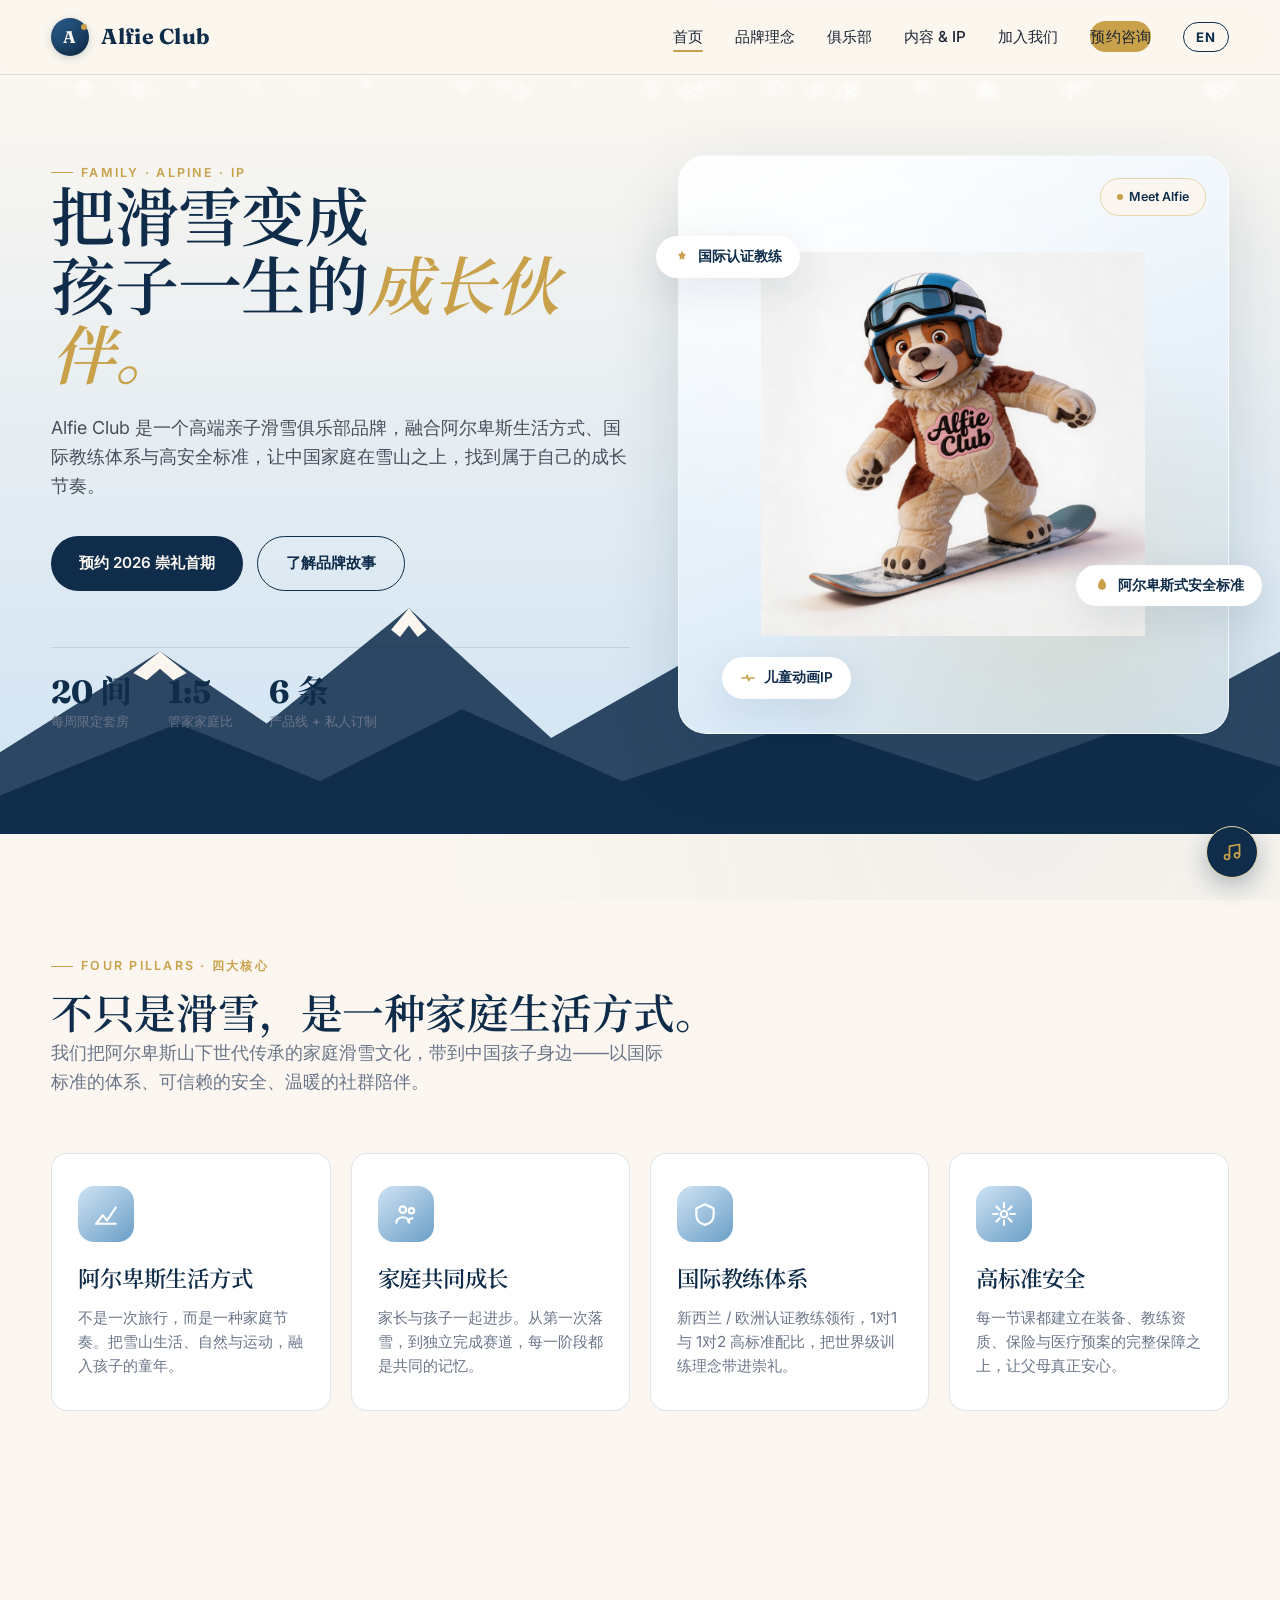
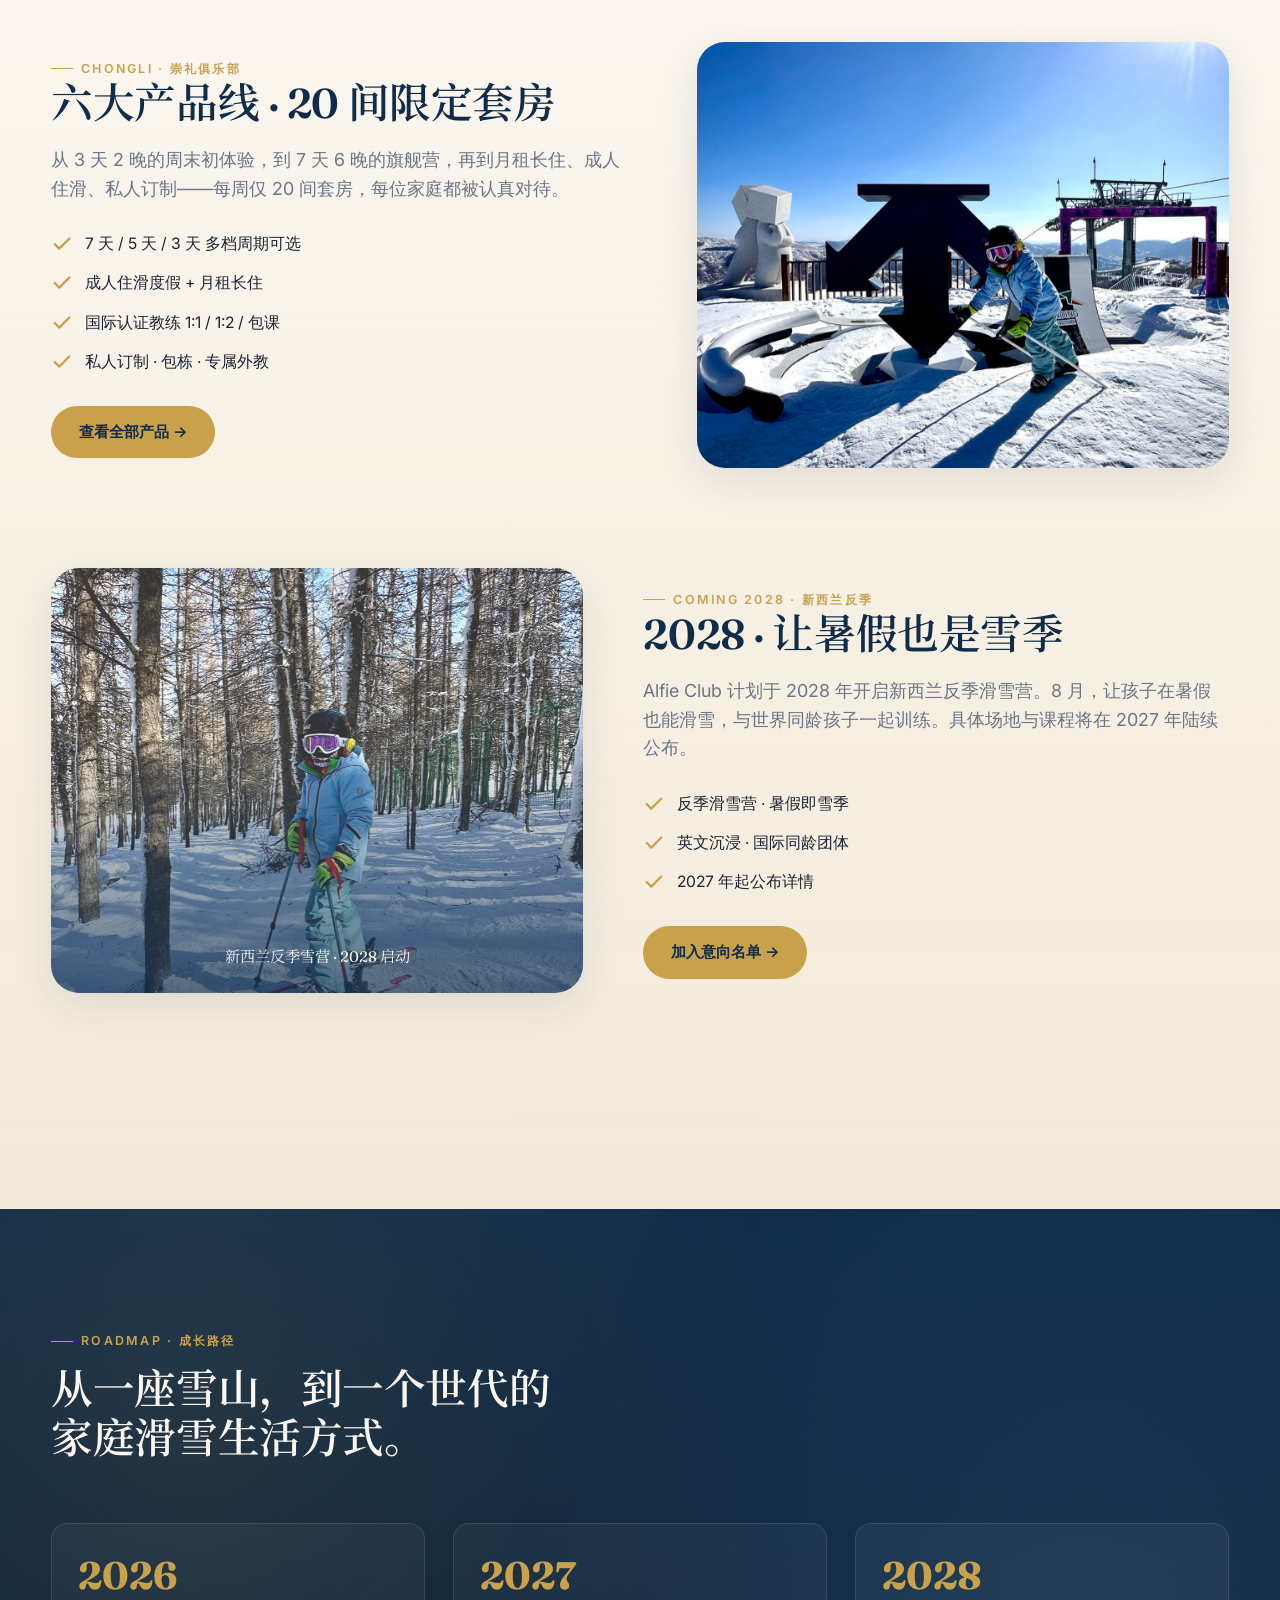
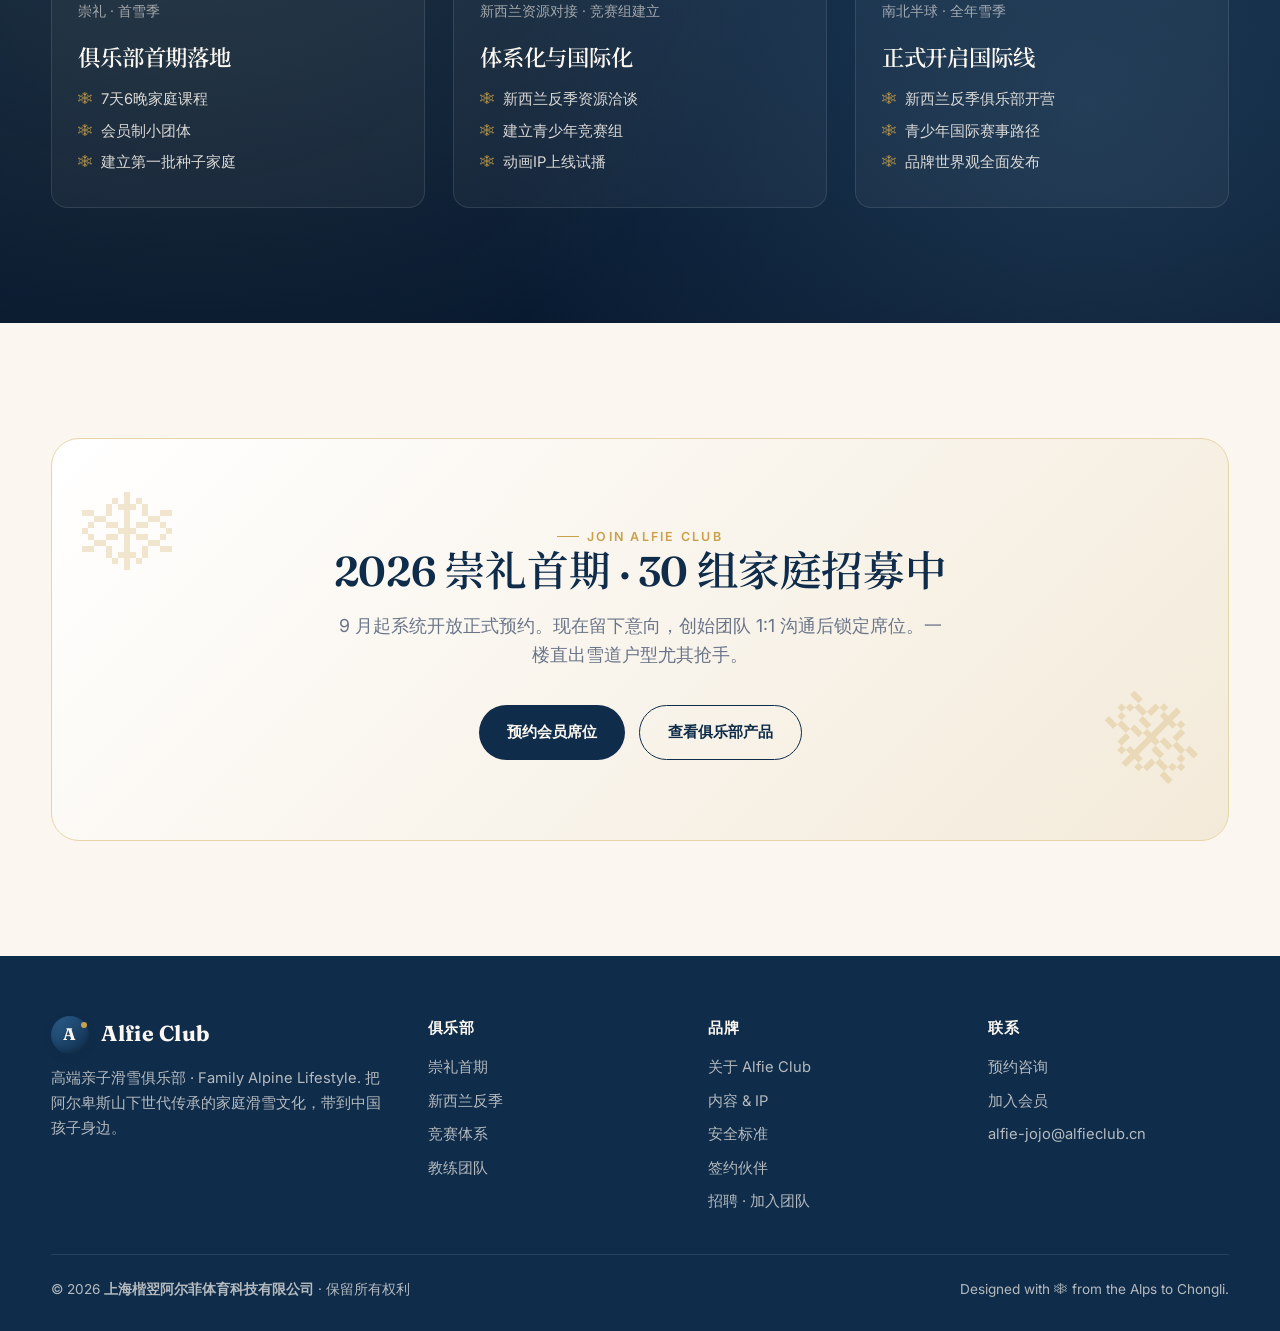
<file: index.html>
<!DOCTYPE html>
<html lang="zh-CN">
<head>
<meta charset="UTF-8">
<meta name="viewport" content="width=device-width, initial-scale=1.0">
<title data-i18n="title.home">Alfie Club</title>
<meta name="description" content="Alfie Club · Premium family ski club blending alpine lifestyle, international coaching, kids' IP.">
<link rel="preconnect" href="https://fonts.googleapis.com">
<link rel="preconnect" href="https://fonts.gstatic.com" crossorigin>
<link href="https://fonts.googleapis.com/css2?family=Fraunces:ital,opsz,wght@0,9..144,400;0,9..144,600;0,9..144,700;1,9..144,600&family=Inter:wght@400;500;600;700&family=Noto+Serif+SC:wght@500;700&display=swap" rel="stylesheet">
<link rel="icon" type="image/png" sizes="32x32" href="assets/favicon-32.png">
<link rel="icon" type="image/png" sizes="192x192" href="assets/favicon-192.png">
<link rel="apple-touch-icon" sizes="180x180" href="assets/apple-touch-icon.png">
<link rel="manifest" href="manifest.webmanifest">
<meta name="theme-color" content="#0f2c4a">
<link rel="stylesheet" href="assets/style.css">
</head>
<body>

<header class="nav">
  <div class="container nav-inner">
    <a href="index.html" class="brand">
      <span class="brand-mark" style="position:relative;">A</span>
      Alfie Club
    </a>
    <button class="nav-toggle" aria-label="menu">☰</button>
    <nav>
      <ul class="nav-links">
        <li><a href="index.html" class="active" data-i18n="nav.home">首页</a></li>
        <li><a href="about.html" data-i18n="nav.about">品牌理念</a></li>
        <li><a href="club.html" data-i18n="nav.club">俱乐部</a></li>
        <li><a href="ip.html" data-i18n="nav.ip">内容 & IP</a></li>
        <li><a href="contact.html" data-i18n="nav.contact">加入我们</a></li>
        <li><a href="contact.html" class="nav-cta" data-i18n="nav.cta">预约咨询</a></li>
        <li><button class="lang-toggle" type="button">EN</button></li>
      </ul>
    </nav>
  </div>
</header>

<!-- HERO -->
<section class="hero">
  <div class="snow"></div>
  <div class="container hero-grid">
    <div class="reveal">
      <span class="eyebrow" data-i18n="home.eyebrow">FAMILY · ALPINE · IP</span>
      <h1><span data-i18n="home.hero.h1.a">把滑雪变成</span><br><span data-i18n="home.hero.h1.b">孩子一生的</span><span class="gold" data-i18n="home.hero.h1.c">成长伙伴。</span></h1>
      <p class="lead" data-i18n="home.hero.lead">Alfie Club 是一个高端亲子滑雪俱乐部品牌……</p>
      <div class="hero-cta">
        <a class="btn btn-primary" href="contact.html" data-i18n="home.hero.cta1">预约 2026 崇礼首期</a>
        <a class="btn btn-ghost" href="about.html" data-i18n="home.hero.cta2">了解品牌故事</a>
      </div>
      <div class="hero-stats">
        <div class="stat"><span class="num" data-i18n="home.stat1.num">1:1</span><span class="label" data-i18n="home.stat1.label">国际认证教练</span></div>
        <div class="stat"><span class="num" data-i18n="home.stat2.num">7天6晚</span><span class="label" data-i18n="home.stat2.label">家庭沉浸课程</span></div>
        <div class="stat"><span class="num" data-i18n="home.stat3.num">2 大洲</span><span class="label" data-i18n="home.stat3.label">全年雪季</span></div>
      </div>
    </div>

    <div class="hero-visual reveal">
      <div class="chip chip-1">
        <svg viewBox="0 0 24 24" fill="currentColor"><path d="M12 2l1.8 4.6L18 8l-3 3.5.8 5L12 14l-3.8 2.5.8-5L6 8l4.2-1.4z"/></svg>
        <span data-i18n="home.chip1">国际认证教练</span>
      </div>
      <div class="chip chip-2">
        <svg viewBox="0 0 24 24" fill="currentColor"><path d="M12 2C8 6 6 9 6 13a6 6 0 0012 0c0-4-2-7-6-11z"/></svg>
        <span data-i18n="home.chip2">阿尔卑斯式安全标准</span>
      </div>
      <div class="chip chip-3">
        <svg viewBox="0 0 24 24" fill="none" stroke="currentColor" stroke-width="2.5" stroke-linecap="round" stroke-linejoin="round"><path d="M3 12h6l2-4 2 8 2-4h6"/></svg>
        <span data-i18n="home.chip3">儿童动画IP</span>
      </div>
      <div class="mascot-card">
        <div class="mascot-badge"><span class="dot"></span><span data-i18n="home.mascot.badge">Meet Alfie</span></div>
        <div class="mascot-frame">
          <img src="assets/alfie-mascot.png" alt="Alfie · The Snowboarding Pup" onerror="this.onerror=null;this.src='assets/mascot.svg';">
        </div>
      </div>
    </div>
  </div>

  <svg class="mountains" viewBox="0 0 1440 200" preserveAspectRatio="none">
    <path d="M0 200 L0 130 L180 60 L300 110 L460 30 L620 120 L820 50 L980 110 L1180 40 L1320 100 L1440 60 L1440 200 Z" fill="#0F2C4A" opacity=".85"/>
    <path d="M0 200 L0 160 L200 110 L360 150 L520 100 L700 150 L900 110 L1100 150 L1280 110 L1440 140 L1440 200 Z" fill="#0F2C4A"/>
    <path d="M150 75 L180 60 L210 75 L195 80 L180 72 L165 80 Z" fill="#FBF7F0"/>
    <path d="M440 45 L460 30 L480 45 L470 50 L460 42 L450 50 Z" fill="#FBF7F0"/>
    <path d="M800 65 L820 50 L840 65 L830 70 L820 62 L810 70 Z" fill="#FBF7F0"/>
    <path d="M1160 55 L1180 40 L1200 55 L1190 60 L1180 52 L1170 60 Z" fill="#FBF7F0"/>
  </svg>
</section>

<!-- FOUR PILLARS -->
<section>
  <div class="container">
    <div class="section-head reveal">
      <span class="eyebrow" data-i18n="home.pillars.eyebrow">Four Pillars · 四大核心</span>
      <h2 data-i18n="home.pillars.h2">不只是滑雪，是一种家庭生活方式。</h2>
      <p class="lead" data-i18n="home.pillars.lead">我们把阿尔卑斯山下世代传承的家庭滑雪文化……</p>
    </div>
    <div class="pillars">
      <div class="pillar reveal">
        <div class="pillar-icon"><svg width="26" height="26" viewBox="0 0 24 24" fill="none" stroke="currentColor" stroke-width="2" stroke-linecap="round" stroke-linejoin="round"><path d="M3 21l6-8 4 5 8-12"/><path d="M3 21h18"/></svg></div>
        <h3 data-i18n="home.pillar1.h3">阿尔卑斯生活方式</h3>
        <p data-i18n="home.pillar1.p">不是一次旅行，而是一种家庭节奏……</p>
      </div>
      <div class="pillar reveal">
        <div class="pillar-icon"><svg width="26" height="26" viewBox="0 0 24 24" fill="none" stroke="currentColor" stroke-width="2" stroke-linecap="round" stroke-linejoin="round"><circle cx="9" cy="8" r="3"/><circle cx="17" cy="9" r="2.5"/><path d="M3 20c0-3 3-5 6-5s6 2 6 5"/><path d="M14 19c.5-2 2.5-3 4-3"/></svg></div>
        <h3 data-i18n="home.pillar2.h3">家庭共同成长</h3>
        <p data-i18n="home.pillar2.p">家长与孩子一起进步……</p>
      </div>
      <div class="pillar reveal">
        <div class="pillar-icon"><svg width="26" height="26" viewBox="0 0 24 24" fill="none" stroke="currentColor" stroke-width="2" stroke-linecap="round" stroke-linejoin="round"><path d="M12 3L4 7v6c0 5 3.5 8 8 9 4.5-1 8-4 8-9V7z"/></svg></div>
        <h3 data-i18n="home.pillar3.h3">国际教练体系</h3>
        <p data-i18n="home.pillar3.p">新西兰 / 欧洲认证教练领衔……</p>
      </div>
      <div class="pillar reveal">
        <div class="pillar-icon"><svg width="26" height="26" viewBox="0 0 24 24" fill="none" stroke="currentColor" stroke-width="2" stroke-linecap="round" stroke-linejoin="round"><path d="M12 2v4M12 18v4M2 12h4M18 12h4M5 5l3 3M16 16l3 3M19 5l-3 3M8 16l-3 3"/><circle cx="12" cy="12" r="3"/></svg></div>
        <h3 data-i18n="home.pillar4.h3">高标准安全</h3>
        <p data-i18n="home.pillar4.p">每一节课都建立在完整保障之上……</p>
      </div>
    </div>
  </div>
</section>

<!-- PRODUCT PREVIEW -->
<section style="background: linear-gradient(180deg, transparent 0%, var(--cream-warm) 100%);">
  <div class="container">
    <div class="product-row">
      <div class="product-text reveal">
        <span class="eyebrow" data-i18n="home.prod1.eyebrow">Chongli · 崇礼俱乐部</span>
        <h2 data-i18n="home.prod1.h2">2026 首期 · 七日六晚家庭沉浸课程</h2>
        <p class="lead" data-i18n="home.prod1.lead">在崇礼……</p>
        <ul class="product-features">
          <li><svg viewBox="0 0 24 24" fill="none" stroke="currentColor" stroke-width="2.5" stroke-linecap="round" stroke-linejoin="round"><polyline points="20 6 9 17 4 12"/></svg><span data-i18n="home.prod1.f1">国际认证教练 1对1 / 1对2 教学</span></li>
          <li><svg viewBox="0 0 24 24" fill="none" stroke="currentColor" stroke-width="2.5" stroke-linecap="round" stroke-linejoin="round"><polyline points="20 6 9 17 4 12"/></svg><span data-i18n="home.prod1.f2">会员制小团体</span></li>
          <li><svg viewBox="0 0 24 24" fill="none" stroke="currentColor" stroke-width="2.5" stroke-linecap="round" stroke-linejoin="round"><polyline points="20 6 9 17 4 12"/></svg><span data-i18n="home.prod1.f3">阿尔卑斯式晚间生活</span></li>
          <li><svg viewBox="0 0 24 24" fill="none" stroke="currentColor" stroke-width="2.5" stroke-linecap="round" stroke-linejoin="round"><polyline points="20 6 9 17 4 12"/></svg><span data-i18n="home.prod1.f4">个人成长档案</span></li>
        </ul>
        <a class="btn btn-gold" href="club.html" data-i18n="home.prod1.cta">查看课程详情 →</a>
      </div>
      <div class="product-visual reveal">
        <img src="assets/photo-mountain-hero.jpg" alt="崇礼太舞 · 雪山之巅" class="photo">
      </div>
    </div>

    <div class="product-row reverse">
      <div class="product-text reveal">
        <span class="eyebrow" data-i18n="home.prod2.eyebrow">New Zealand · 反季雪季</span>
        <h2 data-i18n="home.prod2.h2">2028 · 让暑假也是雪季</h2>
        <p class="lead" data-i18n="home.prod2.lead">8月……</p>
        <ul class="product-features">
          <li><svg viewBox="0 0 24 24" fill="none" stroke="currentColor" stroke-width="2.5" stroke-linecap="round" stroke-linejoin="round"><polyline points="20 6 9 17 4 12"/></svg><span data-i18n="home.prod2.f1">反季滑雪营</span></li>
          <li><svg viewBox="0 0 24 24" fill="none" stroke="currentColor" stroke-width="2.5" stroke-linecap="round" stroke-linejoin="round"><polyline points="20 6 9 17 4 12"/></svg><span data-i18n="home.prod2.f2">英文教学</span></li>
          <li><svg viewBox="0 0 24 24" fill="none" stroke="currentColor" stroke-width="2.5" stroke-linecap="round" stroke-linejoin="round"><polyline points="20 6 9 17 4 12"/></svg><span data-i18n="home.prod2.f3">进阶选手赛事路径</span></li>
        </ul>
        <a class="btn btn-gold" href="club.html#nz" data-i18n="home.prod2.cta">了解新西兰项目 →</a>
      </div>
      <div class="product-visual reveal">
        <img src="assets/photo-alpine-forest.jpg" alt="阿尔卑斯式林间滑雪 · 反季愿景" class="photo" style="opacity: 0.78;">
        <div class="placeholder" data-i18n="home.prod2.placeholder" style="z-index:2; background: linear-gradient(180deg, rgba(15,44,74,0) 40%, rgba(15,44,74,0.7) 100%); color: var(--cream); opacity: 1; align-items: end; padding: 24px; font-size: 0.95rem;">新西兰反季雪营 · 2028 启动</div>
      </div>
    </div>
  </div>
</section>

<!-- ROADMAP -->
<section class="roadmap">
  <div class="container">
    <div class="section-head reveal">
      <span class="eyebrow" data-i18n="home.roadmap.eyebrow">Roadmap · 成长路径</span>
      <h2><span data-i18n="home.roadmap.h2.a">从一座雪山，到一个世代的</span><br><span data-i18n="home.roadmap.h2.b">家庭滑雪生活方式。</span></h2>
    </div>
    <div class="timeline">
      <div class="tl-item reveal">
        <div class="tl-year">2026</div>
        <div class="tl-season" data-i18n="home.tl1.season">崇礼 · 首雪季</div>
        <h3 data-i18n="home.tl1.h3">俱乐部首期落地</h3>
        <ul>
          <li data-i18n="home.tl1.li1">7天6晚家庭课程</li>
          <li data-i18n="home.tl1.li2">会员制小团体</li>
          <li data-i18n="home.tl1.li3">建立第一批种子家庭</li>
        </ul>
      </div>
      <div class="tl-item reveal">
        <div class="tl-year">2027</div>
        <div class="tl-season" data-i18n="home.tl2.season">新西兰资源对接 · 竞赛组建立</div>
        <h3 data-i18n="home.tl2.h3">体系化与国际化</h3>
        <ul>
          <li data-i18n="home.tl2.li1">新西兰反季资源洽谈</li>
          <li data-i18n="home.tl2.li2">建立青少年竞赛组</li>
          <li data-i18n="home.tl2.li3">动画IP上线试播</li>
        </ul>
      </div>
      <div class="tl-item reveal">
        <div class="tl-year">2028</div>
        <div class="tl-season" data-i18n="home.tl3.season">南北半球 · 全年雪季</div>
        <h3 data-i18n="home.tl3.h3">正式开启国际线</h3>
        <ul>
          <li data-i18n="home.tl3.li1">新西兰反季俱乐部开营</li>
          <li data-i18n="home.tl3.li2">青少年国际赛事路径</li>
          <li data-i18n="home.tl3.li3">品牌世界观全面发布</li>
        </ul>
      </div>
    </div>
  </div>
</section>

<!-- CTA -->
<section class="cta">
  <div class="container">
    <div class="cta-card reveal">
      <span class="eyebrow" style="justify-content:center;" data-i18n="home.cta.eyebrow">Join Alfie Club</span>
      <h2 data-i18n="home.cta.h2">2026 崇礼首期招募中</h2>
      <p class="lead" data-i18n="home.cta.lead">仅开放 12 组种子家庭名额……</p>
      <div class="cta-btns">
        <a class="btn btn-primary" href="contact.html" data-i18n="home.cta.btn1">预约会员席位</a>
        <a class="btn btn-ghost" href="club.html" data-i18n="home.cta.btn2">查看俱乐部产品</a>
      </div>
    </div>
  </div>
</section>

<footer class="footer">
  <div class="container">
    <div class="footer-grid">
      <div>
        <div class="brand"><span class="brand-mark" style="position:relative;">A</span>Alfie Club</div>
        <p data-i18n="footer.tagline.long">高端亲子滑雪俱乐部 · Family Alpine Lifestyle.</p>
      </div>
      <div>
        <h4 data-i18n="footer.h.club">俱乐部</h4>
        <ul>
          <li><a href="club.html" data-i18n="footer.l.chongli">崇礼首期</a></li>
          <li><a href="club.html#nz" data-i18n="footer.l.nz">新西兰反季</a></li>
          <li><a href="club.html#competition" data-i18n="footer.l.comp">竞赛体系</a></li>
          <li><a href="club.html#coaches" data-i18n="footer.l.coaches">教练团队</a></li>
        </ul>
      </div>
      <div>
        <h4 data-i18n="footer.h.brand">品牌</h4>
        <ul>
          <li><a href="about.html" data-i18n="footer.l.about">关于 Alfie Club</a></li>
          <li><a href="ip.html" data-i18n="footer.l.ip">内容 & IP</a></li>
          <li><a href="about.html#safety" data-i18n="footer.l.safety">安全标准</a></li>
          <li><a href="club.html#partners" data-i18n="footer.l.partners">签约伙伴</a></li>
          <li><a href="club.html#careers" data-i18n="footer.l.careers">招聘 · 加入团队</a></li>
        </ul>
      </div>
      <div>
        <h4 data-i18n="footer.h.contact">联系</h4>
        <ul>
          <li><a href="contact.html" data-i18n="footer.l.contact">预约咨询</a></li>
          <li><a href="contact.html" data-i18n="footer.l.join">加入会员</a></li>
          <li>alfie-jojo@alfieclub.cn</li>
        </ul>
      </div>
    </div>
    <div class="footer-bottom">
      <span data-i18n-html="footer.copy">© 2026 <strong>上海楷翌阿尔菲体育科技有限公司</strong> · 保留所有权利</span>
      <span data-i18n="footer.tag2">Designed with ❅ from the Alps to Chongli.</span>
    </div>
  </div>
</footer>

<script src="assets/i18n.js"></script>
<script src="assets/app.js"></script>
<script src="assets/music.js"></script>
</body>
</html>
</file>
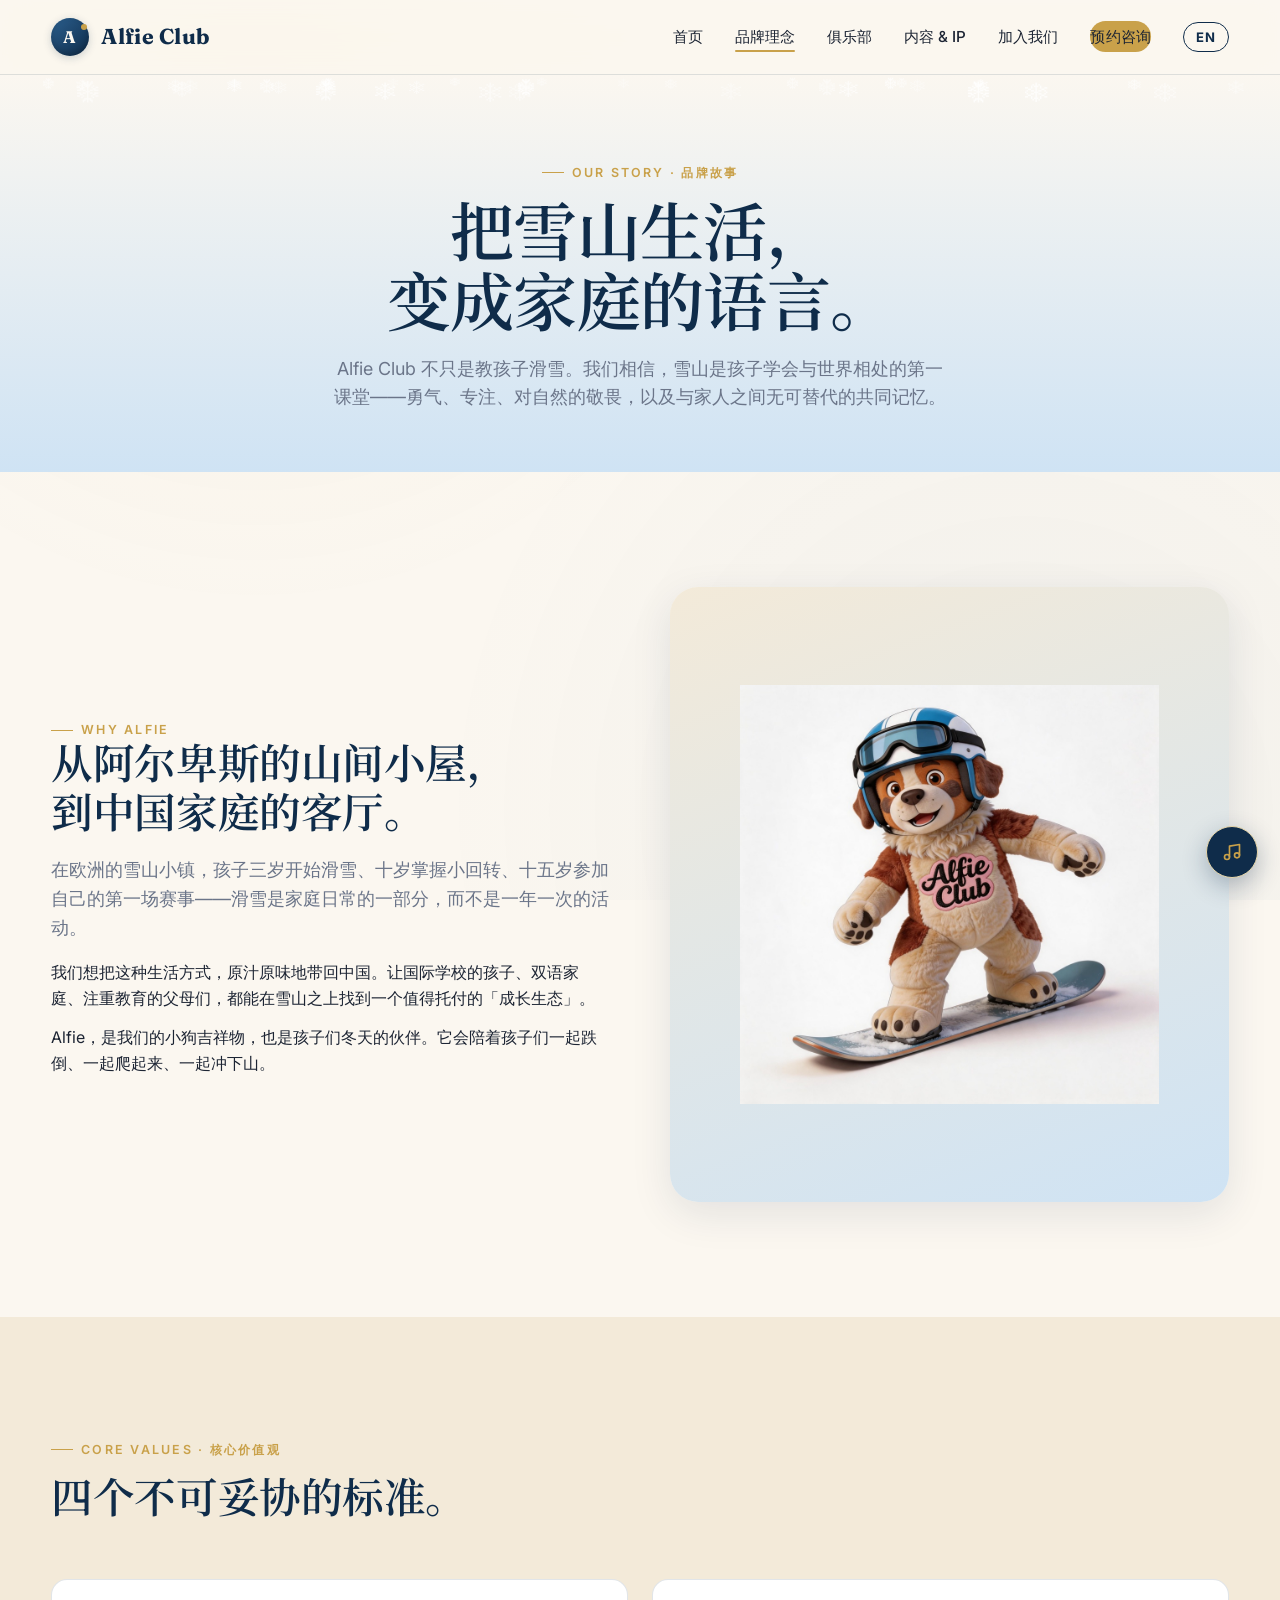
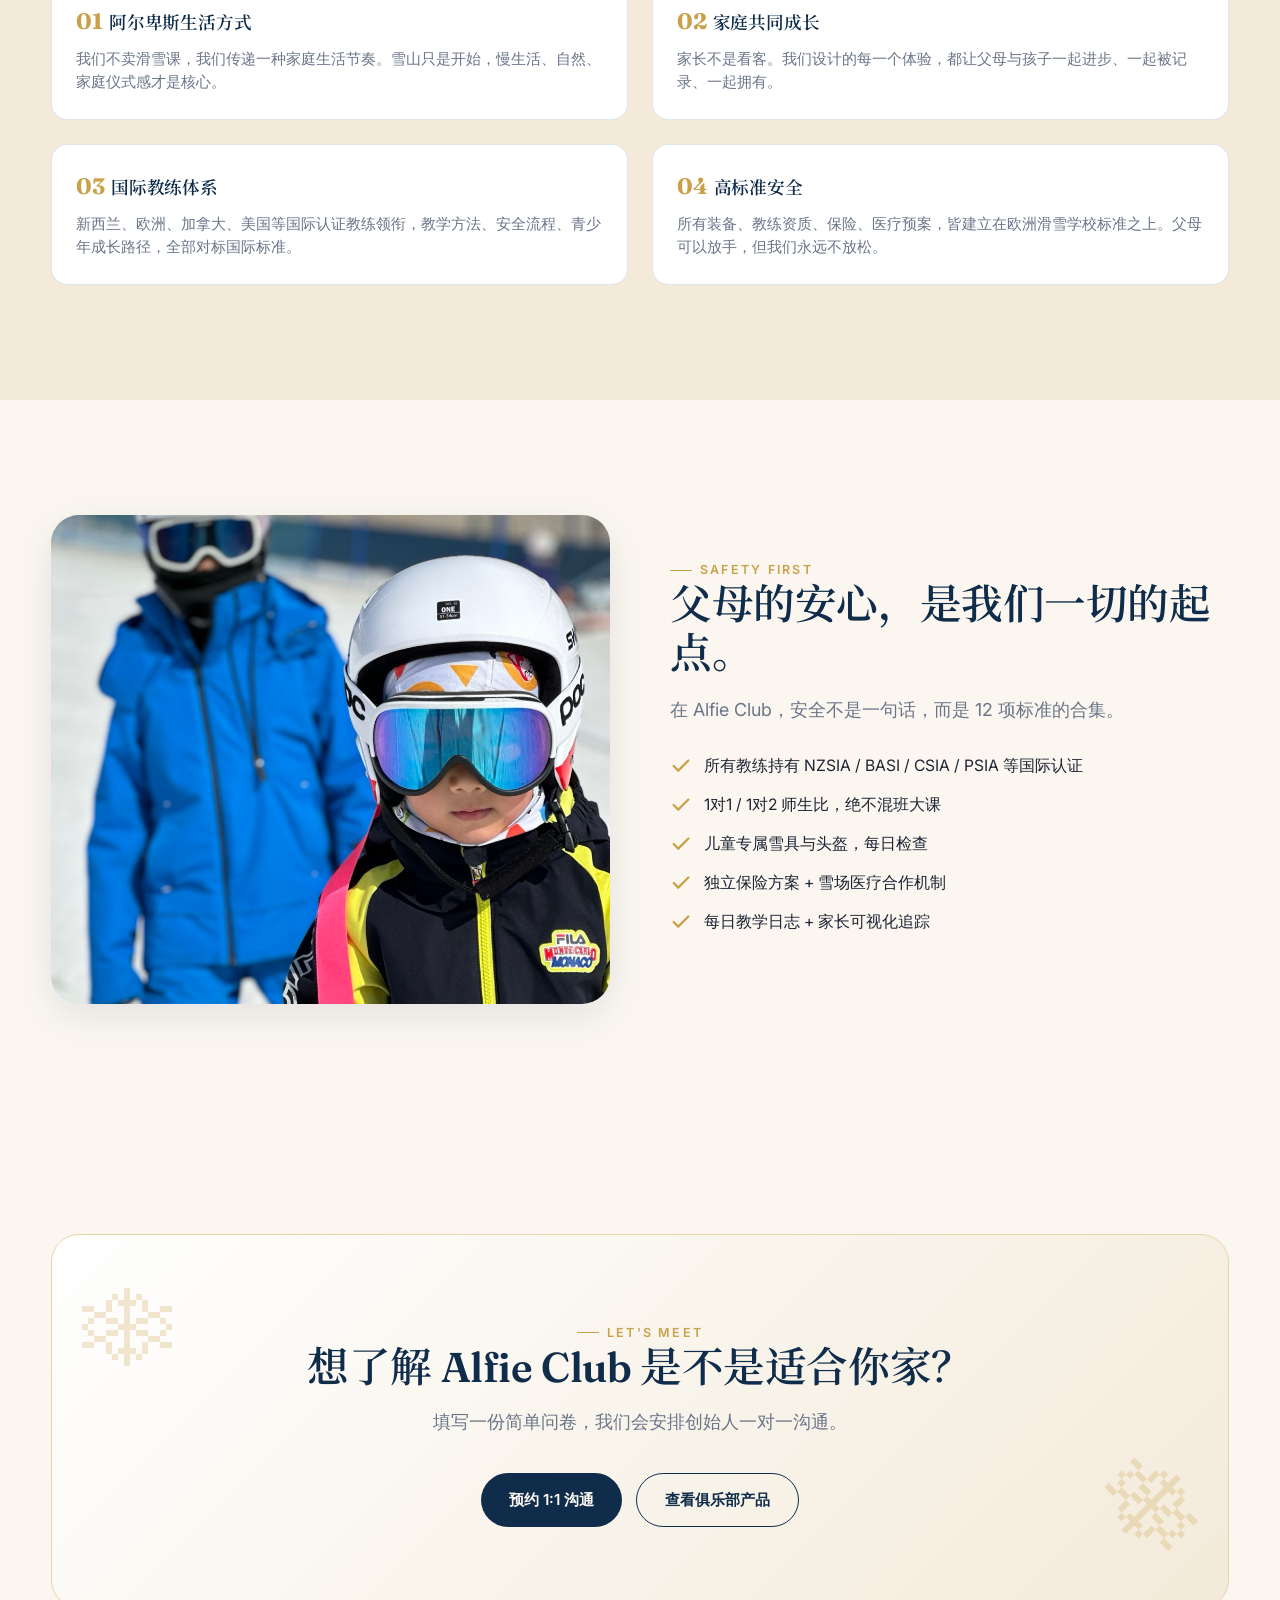
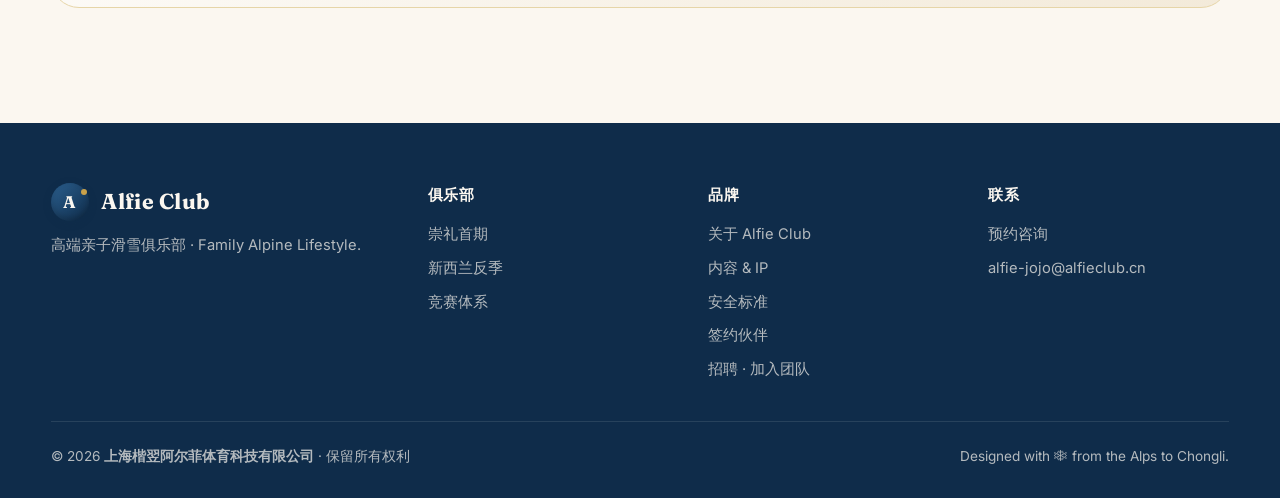
<file: about.html>
<!DOCTYPE html>
<html lang="zh-CN">
<head>
<meta charset="UTF-8">
<meta name="viewport" content="width=device-width, initial-scale=1.0">
<title data-i18n="title.about">品牌理念 · Alfie Club</title>
<meta name="description" content="Alfie Club brand philosophy: alpine lifestyle, family growth, international coaching, safety standards.">
<link rel="preconnect" href="https://fonts.googleapis.com">
<link rel="preconnect" href="https://fonts.gstatic.com" crossorigin>
<link href="https://fonts.googleapis.com/css2?family=Fraunces:ital,opsz,wght@0,9..144,400;0,9..144,600;0,9..144,700;1,9..144,600&family=Inter:wght@400;500;600;700&family=Noto+Serif+SC:wght@500;700&display=swap" rel="stylesheet">
<link rel="icon" type="image/png" sizes="32x32" href="assets/favicon-32.png">
<link rel="icon" type="image/png" sizes="192x192" href="assets/favicon-192.png">
<link rel="apple-touch-icon" sizes="180x180" href="assets/apple-touch-icon.png">
<link rel="manifest" href="manifest.webmanifest">
<meta name="theme-color" content="#0f2c4a">
<link rel="stylesheet" href="assets/style.css">
</head>
<body>

<header class="nav">
  <div class="container nav-inner">
    <a href="index.html" class="brand"><span class="brand-mark" style="position:relative;">A</span>Alfie Club</a>
    <button class="nav-toggle" aria-label="menu">☰</button>
    <nav>
      <ul class="nav-links">
        <li><a href="index.html" data-i18n="nav.home">首页</a></li>
        <li><a href="about.html" class="active" data-i18n="nav.about">品牌理念</a></li>
        <li><a href="club.html" data-i18n="nav.club">俱乐部</a></li>
        <li><a href="ip.html" data-i18n="nav.ip">内容 & IP</a></li>
        <li><a href="contact.html" data-i18n="nav.contact">加入我们</a></li>
        <li><a href="contact.html" class="nav-cta" data-i18n="nav.cta">预约咨询</a></li>
        <li><button class="lang-toggle" type="button">EN</button></li>
      </ul>
    </nav>
  </div>
</header>

<section class="page-hero">
  <div class="snow"></div>
  <div class="container reveal">
    <span class="eyebrow" data-i18n="about.hero.eyebrow">Our Story · 品牌故事</span>
    <h1><span data-i18n="about.hero.h1.a">把雪山生活，</span><br><span data-i18n="about.hero.h1.b">变成家庭的语言。</span></h1>
    <p class="lead" data-i18n="about.hero.lead">Alfie Club 不只是教孩子滑雪……</p>
  </div>
</section>

<section>
  <div class="container split">
    <div class="reveal">
      <span class="eyebrow" data-i18n="about.story.eyebrow">Why Alfie</span>
      <h2><span data-i18n="about.story.h2.a">从阿尔卑斯的山间小屋，</span><br><span data-i18n="about.story.h2.b">到中国家庭的客厅。</span></h2>
      <p class="lead" style="margin-top: 18px;" data-i18n="about.story.p1">在欧洲的雪山小镇……</p>
      <p style="margin-top: 18px; color: var(--ink);" data-i18n="about.story.p2">我们想把这种生活方式……</p>
      <p style="margin-top: 14px; color: var(--ink);" data-i18n="about.story.p3">Alfie，是我们的小狗吉祥物……</p>
    </div>
    <div class="reveal">
      <div class="product-visual" style="aspect-ratio: 4/4.4;">
        <div style="position:absolute; inset:0; display:grid; place-items:center;">
          <img src="assets/alfie-mascot.png" alt="Alfie" onerror="this.onerror=null;this.src='assets/mascot.svg';" style="width: 75%; animation: float 5s ease-in-out infinite;">
        </div>
      </div>
    </div>
  </div>
</section>

<section style="background: var(--cream-warm);">
  <div class="container">
    <div class="section-head reveal">
      <span class="eyebrow" data-i18n="about.values.eyebrow">Core Values · 核心价值观</span>
      <h2 data-i18n="about.values.h2">四个不可妥协的标准。</h2>
    </div>
    <div class="value-list">
      <div class="value-item reveal">
        <h3><span class="num">01</span><span data-i18n="about.v1.h3">阿尔卑斯生活方式</span></h3>
        <p data-i18n="about.v1.p">我们不卖滑雪课……</p>
      </div>
      <div class="value-item reveal">
        <h3><span class="num">02</span><span data-i18n="about.v2.h3">家庭共同成长</span></h3>
        <p data-i18n="about.v2.p">家长不是看客……</p>
      </div>
      <div class="value-item reveal">
        <h3><span class="num">03</span><span data-i18n="about.v3.h3">国际教练体系</span></h3>
        <p data-i18n="about.v3.p">新西兰 NZSIA / 欧洲认证教练领衔……</p>
      </div>
      <div class="value-item reveal">
        <h3><span class="num">04</span><span data-i18n="about.v4.h3">高标准安全</span></h3>
        <p data-i18n="about.v4.p">所有装备、教练资质……</p>
      </div>
    </div>
  </div>
</section>

<section id="safety">
  <div class="container split">
    <div class="reveal">
      <div class="product-visual" style="aspect-ratio: 4/3.5;">
        <img src="assets/photo-coaching.jpg" alt="教练带学员 · 国际安全标准" class="photo">
      </div>
    </div>
    <div class="reveal">
      <span class="eyebrow" data-i18n="about.safety.eyebrow">Safety First</span>
      <h2 data-i18n="about.safety.h2">父母的安心，是我们一切的起点。</h2>
      <p class="lead" style="margin-top: 18px;" data-i18n="about.safety.lead">在 Alfie Club，安全不是一句话……</p>
      <ul class="product-features" style="margin-top: 28px;">
        <li><svg viewBox="0 0 24 24" fill="none" stroke="currentColor" stroke-width="2.5" stroke-linecap="round" stroke-linejoin="round"><polyline points="20 6 9 17 4 12"/></svg><span data-i18n="about.safety.f1">所有教练持有 NZSIA / CSIA / 欧洲滑雪学校认证</span></li>
        <li><svg viewBox="0 0 24 24" fill="none" stroke="currentColor" stroke-width="2.5" stroke-linecap="round" stroke-linejoin="round"><polyline points="20 6 9 17 4 12"/></svg><span data-i18n="about.safety.f2">1对1 / 1对2 师生比，绝不混班大课</span></li>
        <li><svg viewBox="0 0 24 24" fill="none" stroke="currentColor" stroke-width="2.5" stroke-linecap="round" stroke-linejoin="round"><polyline points="20 6 9 17 4 12"/></svg><span data-i18n="about.safety.f3">儿童专属雪具与头盔，每日检查</span></li>
        <li><svg viewBox="0 0 24 24" fill="none" stroke="currentColor" stroke-width="2.5" stroke-linecap="round" stroke-linejoin="round"><polyline points="20 6 9 17 4 12"/></svg><span data-i18n="about.safety.f4">独立保险方案 + 雪场医疗合作机制</span></li>
        <li><svg viewBox="0 0 24 24" fill="none" stroke="currentColor" stroke-width="2.5" stroke-linecap="round" stroke-linejoin="round"><polyline points="20 6 9 17 4 12"/></svg><span data-i18n="about.safety.f5">每日教学日志 + 家长可视化追踪</span></li>
      </ul>
    </div>
  </div>
</section>

<section class="cta">
  <div class="container">
    <div class="cta-card reveal">
      <span class="eyebrow" style="justify-content:center;" data-i18n="about.cta.eyebrow">Let's meet</span>
      <h2 data-i18n="about.cta.h2">想了解 Alfie Club 是不是适合你家？</h2>
      <p class="lead" data-i18n="about.cta.lead">填写一份简单问卷……</p>
      <div class="cta-btns">
        <a class="btn btn-primary" href="contact.html" data-i18n="about.cta.btn1">预约 1:1 沟通</a>
        <a class="btn btn-ghost" href="club.html" data-i18n="about.cta.btn2">查看俱乐部产品</a>
      </div>
    </div>
  </div>
</section>

<footer class="footer">
  <div class="container">
    <div class="footer-grid">
      <div>
        <div class="brand"><span class="brand-mark" style="position:relative;">A</span>Alfie Club</div>
        <p data-i18n="footer.tagline">高端亲子滑雪俱乐部 · Family Alpine Lifestyle.</p>
      </div>
      <div>
        <h4 data-i18n="footer.h.club">俱乐部</h4>
        <ul>
          <li><a href="club.html" data-i18n="footer.l.chongli">崇礼首期</a></li>
          <li><a href="club.html#nz" data-i18n="footer.l.nz">新西兰反季</a></li>
          <li><a href="club.html#competition" data-i18n="footer.l.comp">竞赛体系</a></li>
        </ul>
      </div>
      <div>
        <h4 data-i18n="footer.h.brand">品牌</h4>
        <ul>
          <li><a href="about.html" data-i18n="footer.l.about">关于 Alfie Club</a></li>
          <li><a href="ip.html" data-i18n="footer.l.ip">内容 & IP</a></li>
          <li><a href="about.html#safety" data-i18n="footer.l.safety">安全标准</a></li>
          <li><a href="club.html#partners" data-i18n="footer.l.partners">签约伙伴</a></li>
          <li><a href="club.html#careers" data-i18n="footer.l.careers">招聘 · 加入团队</a></li>
        </ul>
      </div>
      <div>
        <h4 data-i18n="footer.h.contact">联系</h4>
        <ul>
          <li><a href="contact.html" data-i18n="footer.l.contact">预约咨询</a></li>
          <li>alfie-jojo@alfieclub.cn</li>
        </ul>
      </div>
    </div>
    <div class="footer-bottom">
      <span data-i18n-html="footer.copy">© 2026 <strong>上海楷翌阿尔菲体育科技有限公司</strong> · 保留所有权利</span>
      <span data-i18n="footer.tag2">Designed with ❅ from the Alps to Chongli.</span>
    </div>
  </div>
</footer>

<script src="assets/i18n.js"></script>
<script src="assets/app.js"></script>
<script src="assets/music.js"></script>
</body>
</html>
</file>
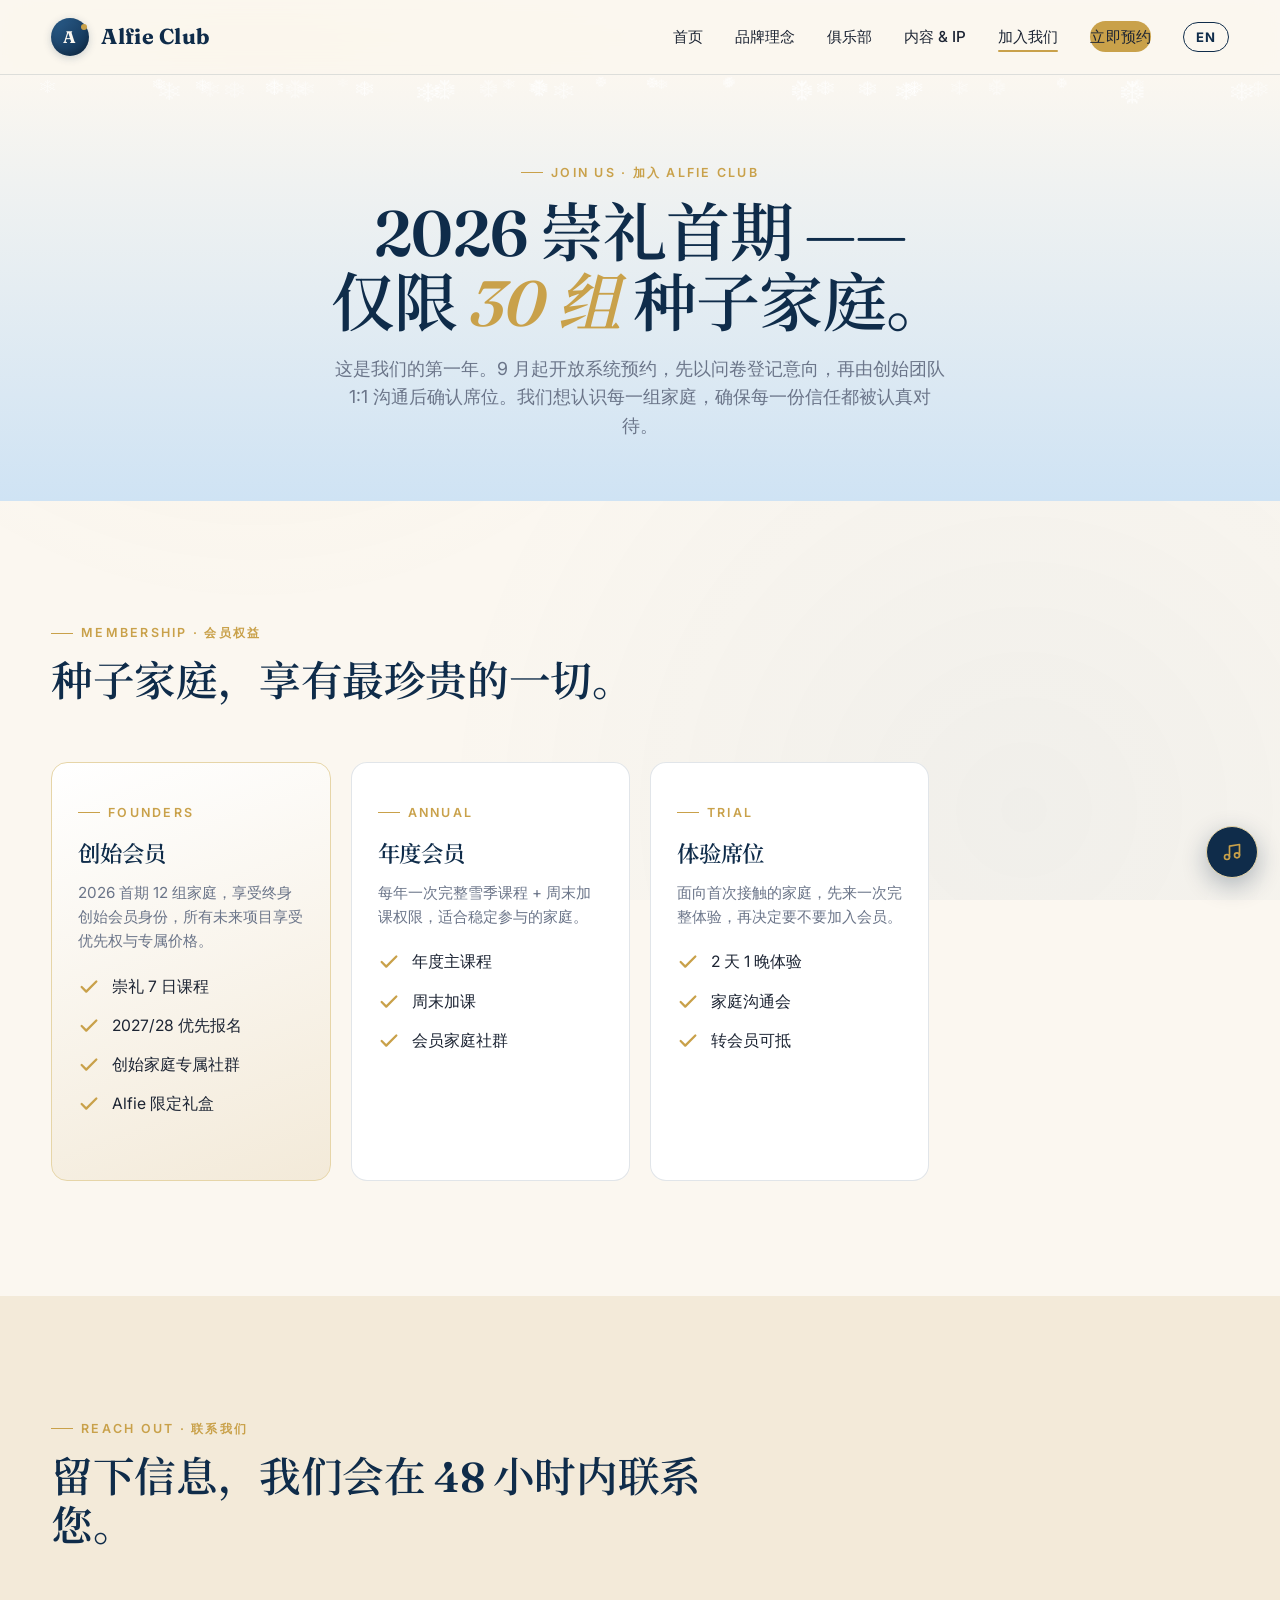
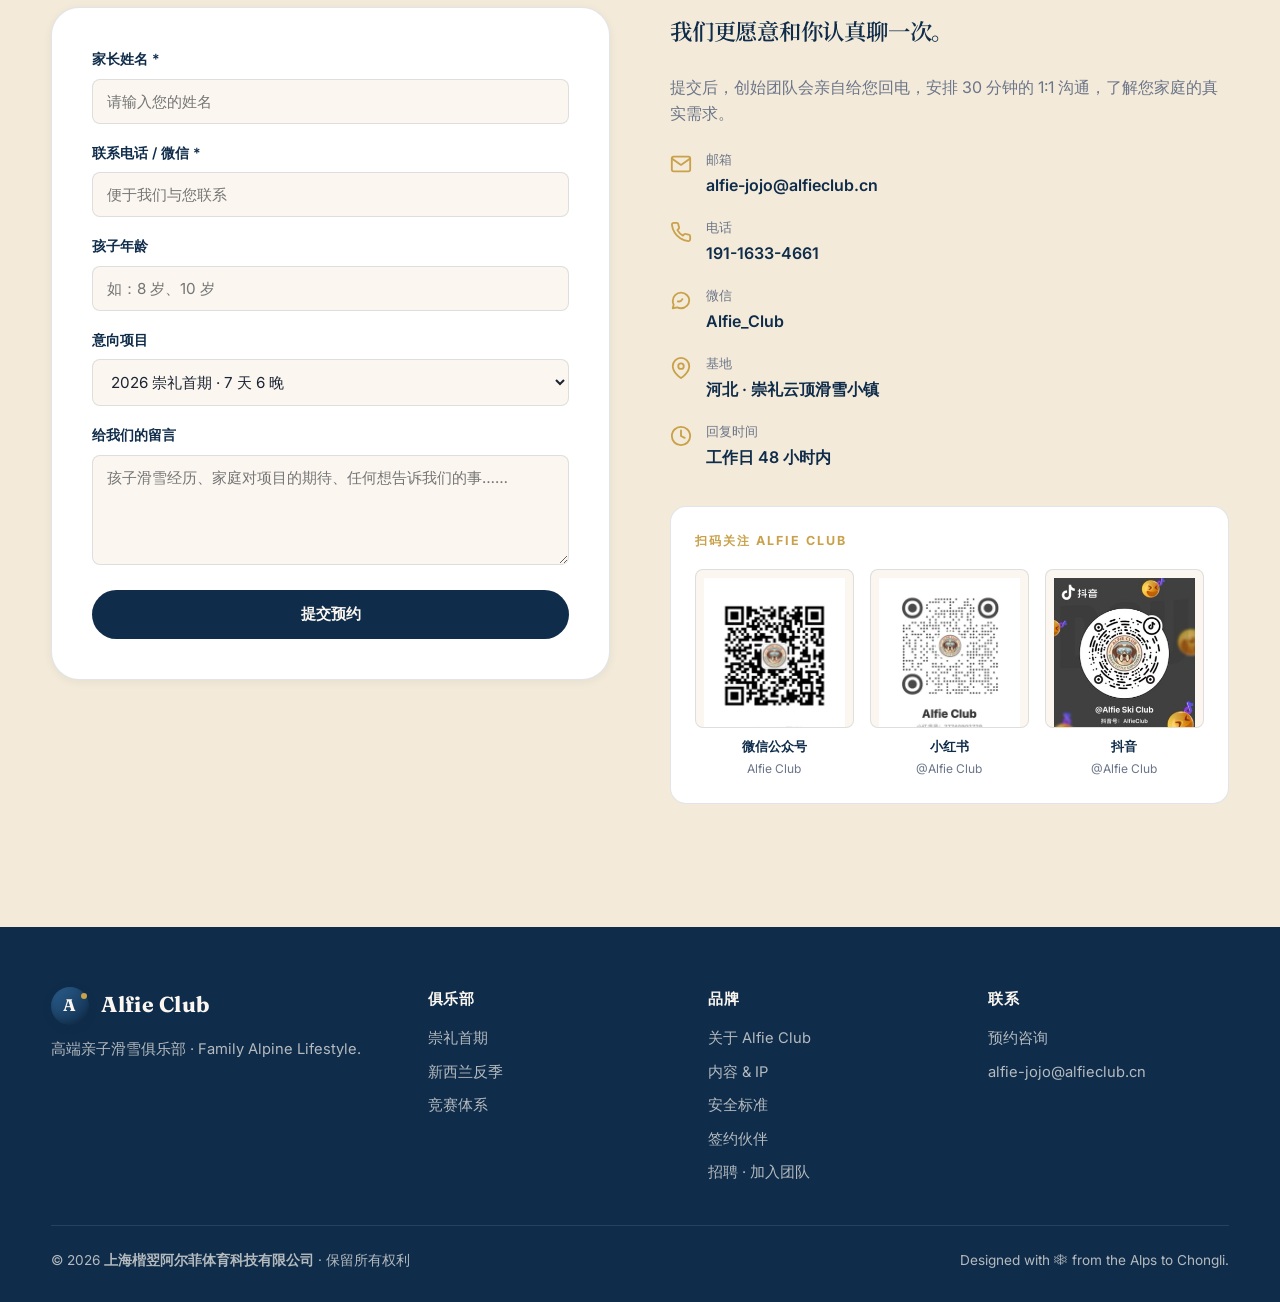
<file: contact.html>
<!DOCTYPE html>
<html lang="zh-CN">
<head>
<meta charset="UTF-8">
<meta name="viewport" content="width=device-width, initial-scale=1.0">
<title data-i18n="title.contact">加入我们 · Alfie Club</title>
<meta name="description" content="Book a 1:1 with Alfie Club founders and join the 2026 Chongli seed cohort.">
<link rel="preconnect" href="https://fonts.googleapis.com">
<link rel="preconnect" href="https://fonts.gstatic.com" crossorigin>
<link href="https://fonts.googleapis.com/css2?family=Fraunces:ital,opsz,wght@0,9..144,400;0,9..144,600;0,9..144,700;1,9..144,600&family=Inter:wght@400;500;600;700&family=Noto+Serif+SC:wght@500;700&display=swap" rel="stylesheet">
<link rel="icon" type="image/png" sizes="32x32" href="assets/favicon-32.png">
<link rel="icon" type="image/png" sizes="192x192" href="assets/favicon-192.png">
<link rel="apple-touch-icon" sizes="180x180" href="assets/apple-touch-icon.png">
<link rel="manifest" href="manifest.webmanifest">
<meta name="theme-color" content="#0f2c4a">
<link rel="stylesheet" href="assets/style.css">
</head>
<body>

<header class="nav">
  <div class="container nav-inner">
    <a href="index.html" class="brand"><span class="brand-mark" style="position:relative;">A</span>Alfie Club</a>
    <button class="nav-toggle" aria-label="menu">☰</button>
    <nav>
      <ul class="nav-links">
        <li><a href="index.html" data-i18n="nav.home">首页</a></li>
        <li><a href="about.html" data-i18n="nav.about">品牌理念</a></li>
        <li><a href="club.html" data-i18n="nav.club">俱乐部</a></li>
        <li><a href="ip.html" data-i18n="nav.ip">内容 & IP</a></li>
        <li><a href="contact.html" class="active" data-i18n="nav.contact">加入我们</a></li>
        <li><a href="#form" class="nav-cta" data-i18n="nav.book">立即预约</a></li>
        <li><button class="lang-toggle" type="button">EN</button></li>
      </ul>
    </nav>
  </div>
</header>

<section class="page-hero">
  <div class="snow"></div>
  <div class="container reveal">
    <span class="eyebrow" data-i18n="contact.hero.eyebrow">Join Us · 加入 Alfie Club</span>
    <h1><span data-i18n="contact.hero.h1.a">2026 崇礼首期 ——</span><br><span data-i18n="contact.hero.h1.b">仅限</span> <span style="color: var(--gold); font-style: italic;" data-i18n="contact.hero.h1.c">12 组</span> <span data-i18n="contact.hero.h1.d">种子家庭。</span></h1>
    <p class="lead" data-i18n="contact.hero.lead">这是我们的第一年……</p>
  </div>
</section>

<section>
  <div class="container">
    <div class="section-head reveal">
      <span class="eyebrow" data-i18n="contact.mem.eyebrow">Membership · 会员权益</span>
      <h2 data-i18n="contact.mem.h2">种子家庭，享有最珍贵的一切。</h2>
    </div>
    <div class="pillars">
      <div class="pillar reveal" style="background: linear-gradient(160deg, #fff, var(--cream-warm)); border-color: var(--gold-soft);">
        <span class="eyebrow" data-i18n="contact.t1.eyebrow">Founders</span>
        <h3 style="margin-top: 14px;" data-i18n="contact.t1.h3">创始会员</h3>
        <p style="margin-top: 8px;" data-i18n="contact.t1.p">2026 首期 12 组家庭……</p>
        <ul class="product-features" style="margin-top: 20px;">
          <li><svg viewBox="0 0 24 24" fill="none" stroke="currentColor" stroke-width="2.5" stroke-linecap="round" stroke-linejoin="round"><polyline points="20 6 9 17 4 12"/></svg><span data-i18n="contact.t1.f1">崇礼 7 日课程</span></li>
          <li><svg viewBox="0 0 24 24" fill="none" stroke="currentColor" stroke-width="2.5" stroke-linecap="round" stroke-linejoin="round"><polyline points="20 6 9 17 4 12"/></svg><span data-i18n="contact.t1.f2">2027/28 优先报名</span></li>
          <li><svg viewBox="0 0 24 24" fill="none" stroke="currentColor" stroke-width="2.5" stroke-linecap="round" stroke-linejoin="round"><polyline points="20 6 9 17 4 12"/></svg><span data-i18n="contact.t1.f3">创始家庭专属社群</span></li>
          <li><svg viewBox="0 0 24 24" fill="none" stroke="currentColor" stroke-width="2.5" stroke-linecap="round" stroke-linejoin="round"><polyline points="20 6 9 17 4 12"/></svg><span data-i18n="contact.t1.f4">Alfie 限定礼盒</span></li>
        </ul>
      </div>
      <div class="pillar reveal">
        <span class="eyebrow" data-i18n="contact.t2.eyebrow">Annual</span>
        <h3 style="margin-top: 14px;" data-i18n="contact.t2.h3">年度会员</h3>
        <p style="margin-top: 8px;" data-i18n="contact.t2.p">每年一次完整雪季课程……</p>
        <ul class="product-features" style="margin-top: 20px;">
          <li><svg viewBox="0 0 24 24" fill="none" stroke="currentColor" stroke-width="2.5" stroke-linecap="round" stroke-linejoin="round"><polyline points="20 6 9 17 4 12"/></svg><span data-i18n="contact.t2.f1">年度主课程</span></li>
          <li><svg viewBox="0 0 24 24" fill="none" stroke="currentColor" stroke-width="2.5" stroke-linecap="round" stroke-linejoin="round"><polyline points="20 6 9 17 4 12"/></svg><span data-i18n="contact.t2.f2">周末加课</span></li>
          <li><svg viewBox="0 0 24 24" fill="none" stroke="currentColor" stroke-width="2.5" stroke-linecap="round" stroke-linejoin="round"><polyline points="20 6 9 17 4 12"/></svg><span data-i18n="contact.t2.f3">会员家庭社群</span></li>
        </ul>
      </div>
      <div class="pillar reveal">
        <span class="eyebrow" data-i18n="contact.t3.eyebrow">Trial</span>
        <h3 style="margin-top: 14px;" data-i18n="contact.t3.h3">体验席位</h3>
        <p style="margin-top: 8px;" data-i18n="contact.t3.p">面向首次接触的家庭……</p>
        <ul class="product-features" style="margin-top: 20px;">
          <li><svg viewBox="0 0 24 24" fill="none" stroke="currentColor" stroke-width="2.5" stroke-linecap="round" stroke-linejoin="round"><polyline points="20 6 9 17 4 12"/></svg><span data-i18n="contact.t3.f1">2 天 1 晚体验</span></li>
          <li><svg viewBox="0 0 24 24" fill="none" stroke="currentColor" stroke-width="2.5" stroke-linecap="round" stroke-linejoin="round"><polyline points="20 6 9 17 4 12"/></svg><span data-i18n="contact.t3.f2">家庭沟通会</span></li>
          <li><svg viewBox="0 0 24 24" fill="none" stroke="currentColor" stroke-width="2.5" stroke-linecap="round" stroke-linejoin="round"><polyline points="20 6 9 17 4 12"/></svg><span data-i18n="contact.t3.f3">转会员可抵</span></li>
        </ul>
      </div>
    </div>
  </div>
</section>

<section id="form" style="background: var(--cream-warm);">
  <div class="container">
    <div class="section-head reveal">
      <span class="eyebrow" data-i18n="contact.form.eyebrow">Reach Out · 联系我们</span>
      <h2 data-i18n="contact.form.h2">留下信息，我们会在 48 小时内联系您。</h2>
    </div>
    <div class="contact-grid">
      <form class="form reveal" data-i18n-alert="contact.form.alert">
        <div class="form-group">
          <label data-i18n="contact.form.l1">家长姓名 *</label>
          <input type="text" required data-i18n-placeholder="contact.form.p1" placeholder="请输入您的姓名">
        </div>
        <div class="form-group">
          <label data-i18n="contact.form.l2">联系电话 / 微信 *</label>
          <input type="text" required data-i18n-placeholder="contact.form.p2" placeholder="便于我们与您联系">
        </div>
        <div class="form-group">
          <label data-i18n="contact.form.l3">孩子年龄</label>
          <input type="text" data-i18n-placeholder="contact.form.p3" placeholder="如：8 岁、10 岁">
        </div>
        <div class="form-group">
          <label data-i18n="contact.form.l4">意向项目</label>
          <select>
            <option data-i18n="contact.form.opt1">2026 崇礼首期 · 7天6晚</option>
            <option data-i18n="contact.form.opt2">5 天 4 晚 / 3 天 2 晚 · 短期营</option>
            <option data-i18n="contact.form.opt6">成人住滑 / 月租长住</option>
            <option data-i18n="contact.form.opt5">私人订制 · 包栋 / 专属外教 / 个性化行程</option>
            <option data-i18n="contact.form.opt3">新西兰反季雪营（2027/28）</option>
            <option data-i18n="contact.form.opt4">体验席位</option>
            <option data-i18n="contact.form.opt7">仅了解品牌</option>
          </select>
        </div>
        <div class="form-group">
          <label data-i18n="contact.form.l5">给我们的留言</label>
          <textarea data-i18n-placeholder="contact.form.p5" placeholder="孩子滑雪经历……"></textarea>
        </div>
        <button type="submit" class="btn btn-primary" style="width: 100%; justify-content: center;" data-i18n="contact.form.submit">提交预约</button>
      </form>

      <div class="contact-info reveal">
        <h3 data-i18n="contact.info.h3">我们更愿意和你认真聊一次。</h3>
        <p style="color: var(--muted); margin-bottom: 24px;" data-i18n="contact.info.p">提交后……</p>

        <ul>
          <li>
            <svg viewBox="0 0 24 24" fill="none" stroke="currentColor" stroke-width="2" stroke-linecap="round" stroke-linejoin="round"><path d="M4 4h16c1 0 2 1 2 2v12c0 1-1 2-2 2H4c-1 0-2-1-2-2V6c0-1 1-2 2-2z"/><polyline points="22 6 12 13 2 6"/></svg>
            <div>
              <div class="label" data-i18n="contact.info.email.l">邮箱</div>
              <div class="value" data-i18n="contact.info.email.v">alfie-jojo@alfieclub.cn</div>
            </div>
          </li>
          <li>
            <svg viewBox="0 0 24 24" fill="none" stroke="currentColor" stroke-width="2" stroke-linecap="round" stroke-linejoin="round"><path d="M22 16.92v3a2 2 0 01-2.18 2 19.79 19.79 0 01-8.63-3.07 19.5 19.5 0 01-6-6 19.79 19.79 0 01-3.07-8.67A2 2 0 014.11 2h3a2 2 0 012 1.72 12.84 12.84 0 00.7 2.81 2 2 0 01-.45 2.11L8.09 9.91a16 16 0 006 6l1.27-1.27a2 2 0 012.11-.45 12.84 12.84 0 002.81.7A2 2 0 0122 16.92z"/></svg>
            <div>
              <div class="label" data-i18n="contact.info.phone.l">电话</div>
              <div class="value" data-i18n="contact.info.phone.v">191-1633-4661</div>
            </div>
          </li>
          <li>
            <svg viewBox="0 0 24 24" fill="none" stroke="currentColor" stroke-width="2" stroke-linecap="round" stroke-linejoin="round"><path d="M8.5 13.5c2 .5 4-.5 5-2.5M21 12c0 5-4 9-9 9-1.5 0-2.9-.4-4.1-1L3 21l1-3.9C3.4 16 3 14.5 3 13c0-5 4-9 9-9s9 4 9 8z"/></svg>
            <div>
              <div class="label" data-i18n="contact.info.wechat.l">微信</div>
              <div class="value" data-i18n="contact.info.wechat.v">Alfie_Club</div>
            </div>
          </li>
          <li>
            <svg viewBox="0 0 24 24" fill="none" stroke="currentColor" stroke-width="2" stroke-linecap="round" stroke-linejoin="round"><path d="M21 10c0 7-9 13-9 13s-9-6-9-13a9 9 0 0118 0z"/><circle cx="12" cy="10" r="3"/></svg>
            <div>
              <div class="label" data-i18n="contact.info.base.l">基地</div>
              <div class="value" data-i18n="contact.info.base.v">河北 · 崇礼太舞滑雪小镇</div>
            </div>
          </li>
          <li>
            <svg viewBox="0 0 24 24" fill="none" stroke="currentColor" stroke-width="2" stroke-linecap="round" stroke-linejoin="round"><circle cx="12" cy="12" r="10"/><path d="M12 6v6l4 2"/></svg>
            <div>
              <div class="label" data-i18n="contact.info.time.l">回复时间</div>
              <div class="value" data-i18n="contact.info.time.v">工作日 48 小时内</div>
            </div>
          </li>
        </ul>

        <div class="qr-strip">
          <span class="qr-strip-title" data-i18n="qr.title">扫码关注 Alfie Club</span>
          <div class="qr-grid">
            <div class="qr-item">
              <div class="qr-frame"><img src="assets/qr-wechat.jpg" alt="微信公众号 二维码"></div>
              <div class="qr-label" data-i18n="qr.wechat">微信公众号</div>
              <div class="qr-handle" data-i18n="qr.wechat.handle">Alfie Club</div>
            </div>
            <div class="qr-item">
              <div class="qr-frame"><img src="assets/qr-xiaohongshu.jpg" alt="小红书 二维码"></div>
              <div class="qr-label" data-i18n="qr.xiaohongshu">小红书</div>
              <div class="qr-handle" data-i18n="qr.xiaohongshu.handle">@Alfie Club</div>
            </div>
            <div class="qr-item">
              <div class="qr-frame"><img src="assets/qr-douyin.jpg" alt="抖音 二维码"></div>
              <div class="qr-label" data-i18n="qr.douyin">抖音</div>
              <div class="qr-handle" data-i18n="qr.douyin.handle">@Alfie Club</div>
            </div>
          </div>
        </div>
      </div>
    </div>
  </div>
</section>

<footer class="footer">
  <div class="container">
    <div class="footer-grid">
      <div>
        <div class="brand"><span class="brand-mark" style="position:relative;">A</span>Alfie Club</div>
        <p data-i18n="footer.tagline">高端亲子滑雪俱乐部 · Family Alpine Lifestyle.</p>
      </div>
      <div>
        <h4 data-i18n="footer.h.club">俱乐部</h4>
        <ul>
          <li><a href="club.html#chongli" data-i18n="footer.l.chongli">崇礼首期</a></li>
          <li><a href="club.html#nz" data-i18n="footer.l.nz">新西兰反季</a></li>
          <li><a href="club.html#competition" data-i18n="footer.l.comp">竞赛体系</a></li>
        </ul>
      </div>
      <div>
        <h4 data-i18n="footer.h.brand">品牌</h4>
        <ul>
          <li><a href="about.html" data-i18n="footer.l.about">关于 Alfie Club</a></li>
          <li><a href="ip.html" data-i18n="footer.l.ip">内容 & IP</a></li>
          <li><a href="about.html#safety" data-i18n="footer.l.safety">安全标准</a></li>
          <li><a href="club.html#partners" data-i18n="footer.l.partners">签约伙伴</a></li>
          <li><a href="club.html#careers" data-i18n="footer.l.careers">招聘 · 加入团队</a></li>
        </ul>
      </div>
      <div>
        <h4 data-i18n="footer.h.contact">联系</h4>
        <ul>
          <li><a href="contact.html" data-i18n="footer.l.contact">预约咨询</a></li>
          <li>alfie-jojo@alfieclub.cn</li>
        </ul>
      </div>
    </div>
    <div class="footer-bottom">
      <span data-i18n-html="footer.copy">© 2026 <strong>上海楷翌阿尔菲体育科技有限公司</strong> · 保留所有权利</span>
      <span data-i18n="footer.tag2">Designed with ❅ from the Alps to Chongli.</span>
    </div>
  </div>
</footer>

<script src="assets/i18n.js"></script>
<script src="assets/app.js"></script>
<script src="assets/music.js"></script>
</body>
</html>
</file>
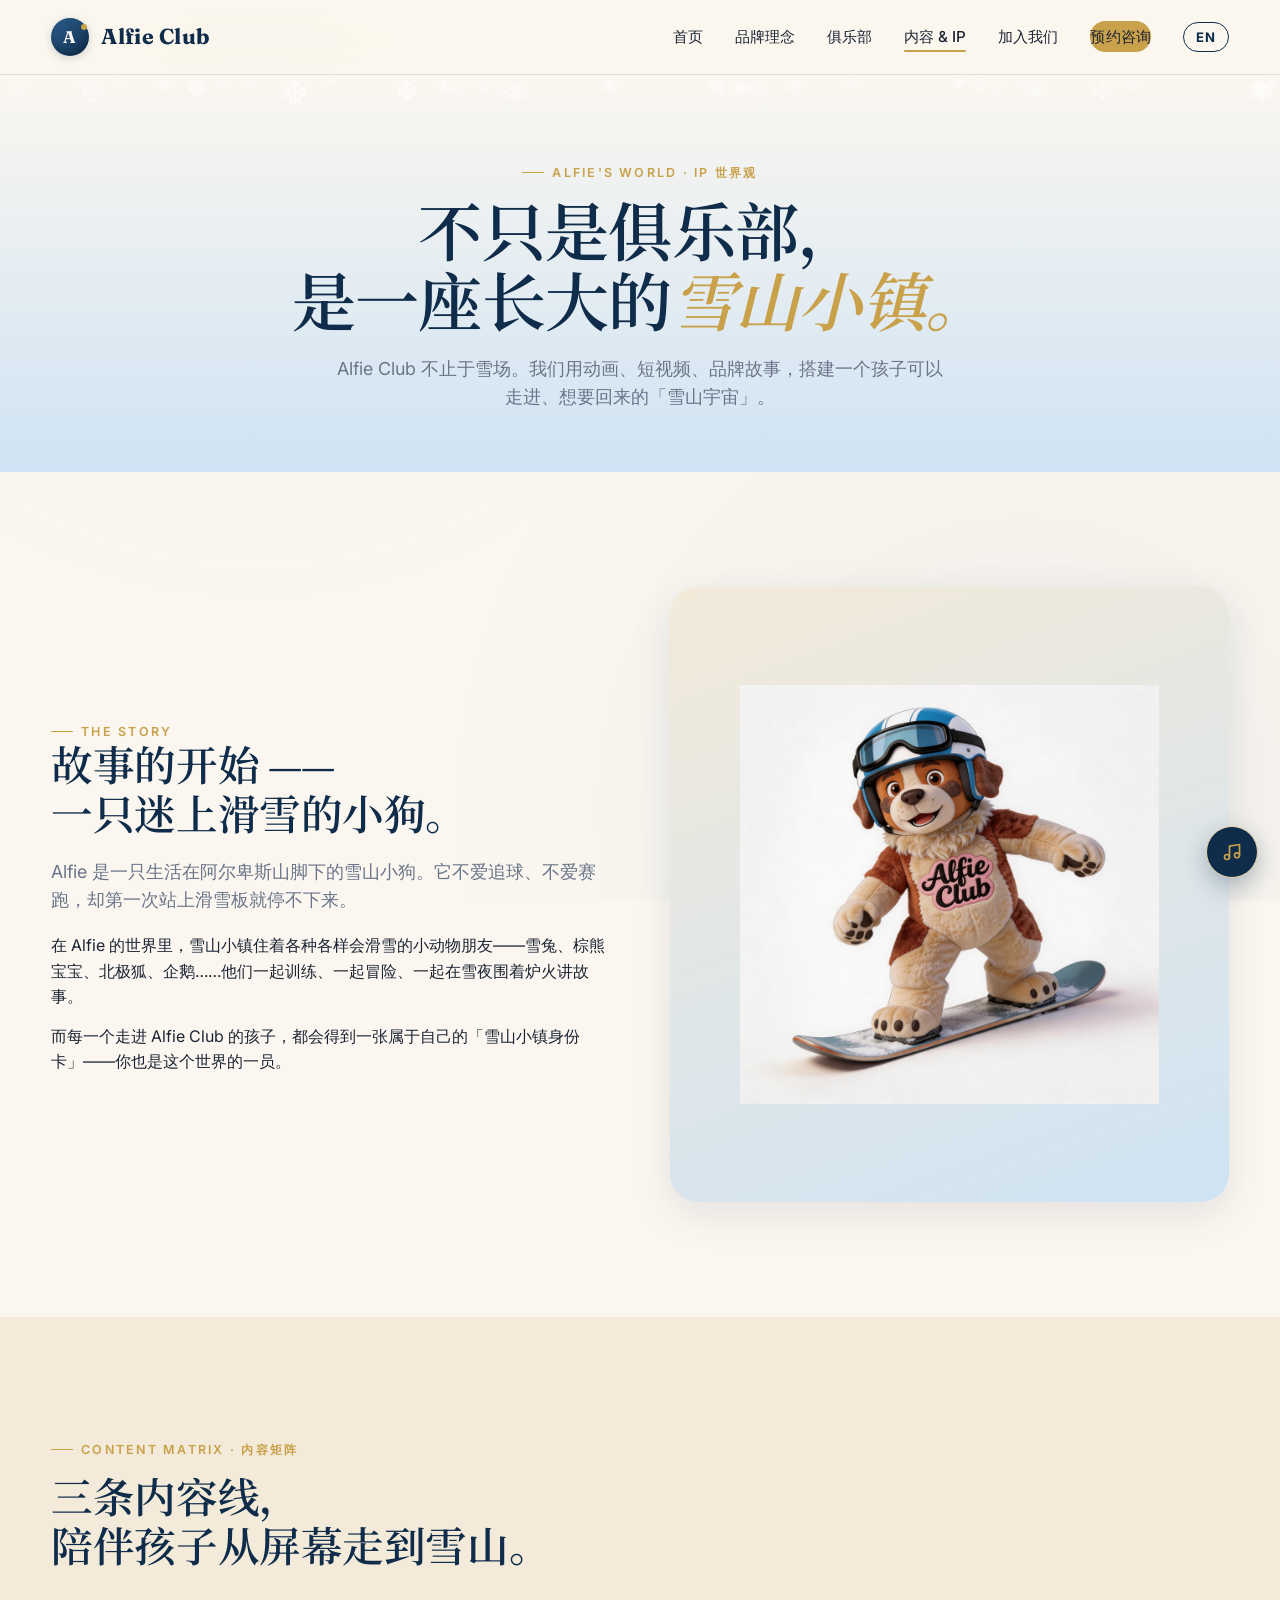
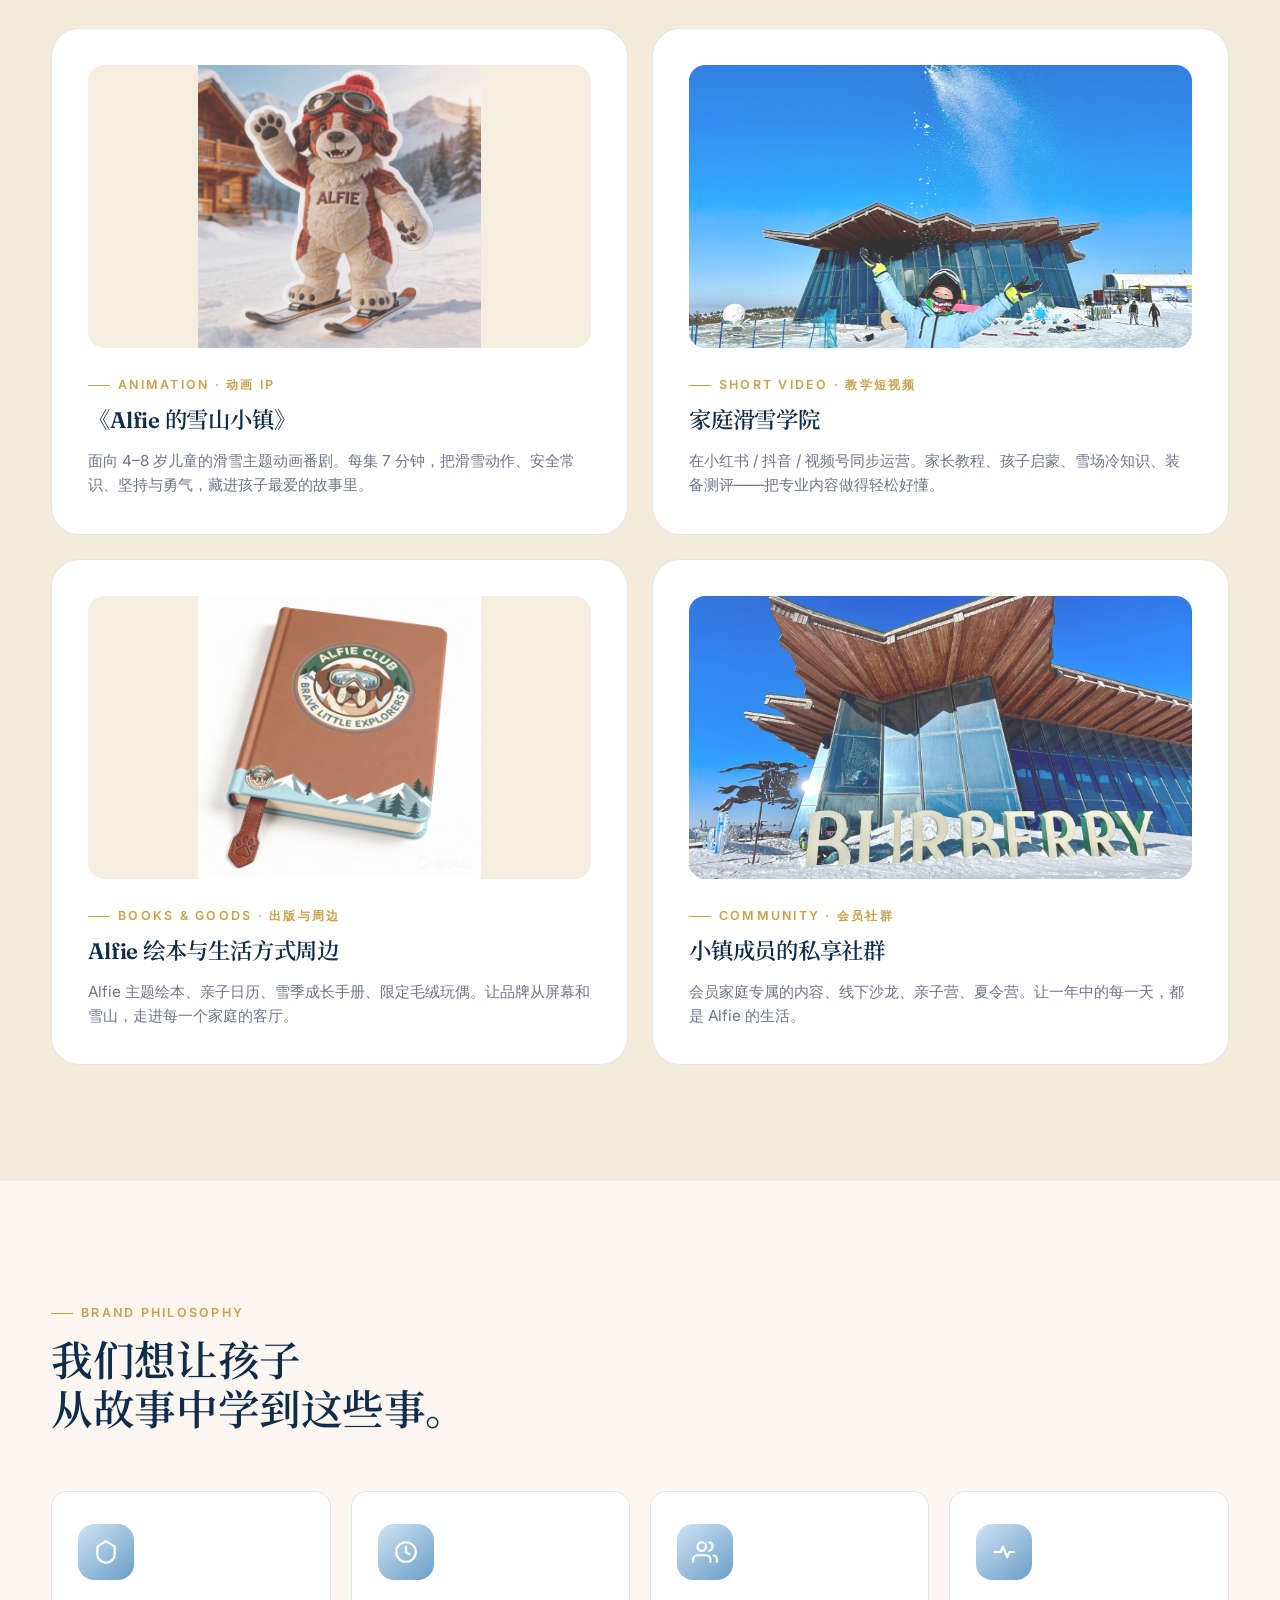
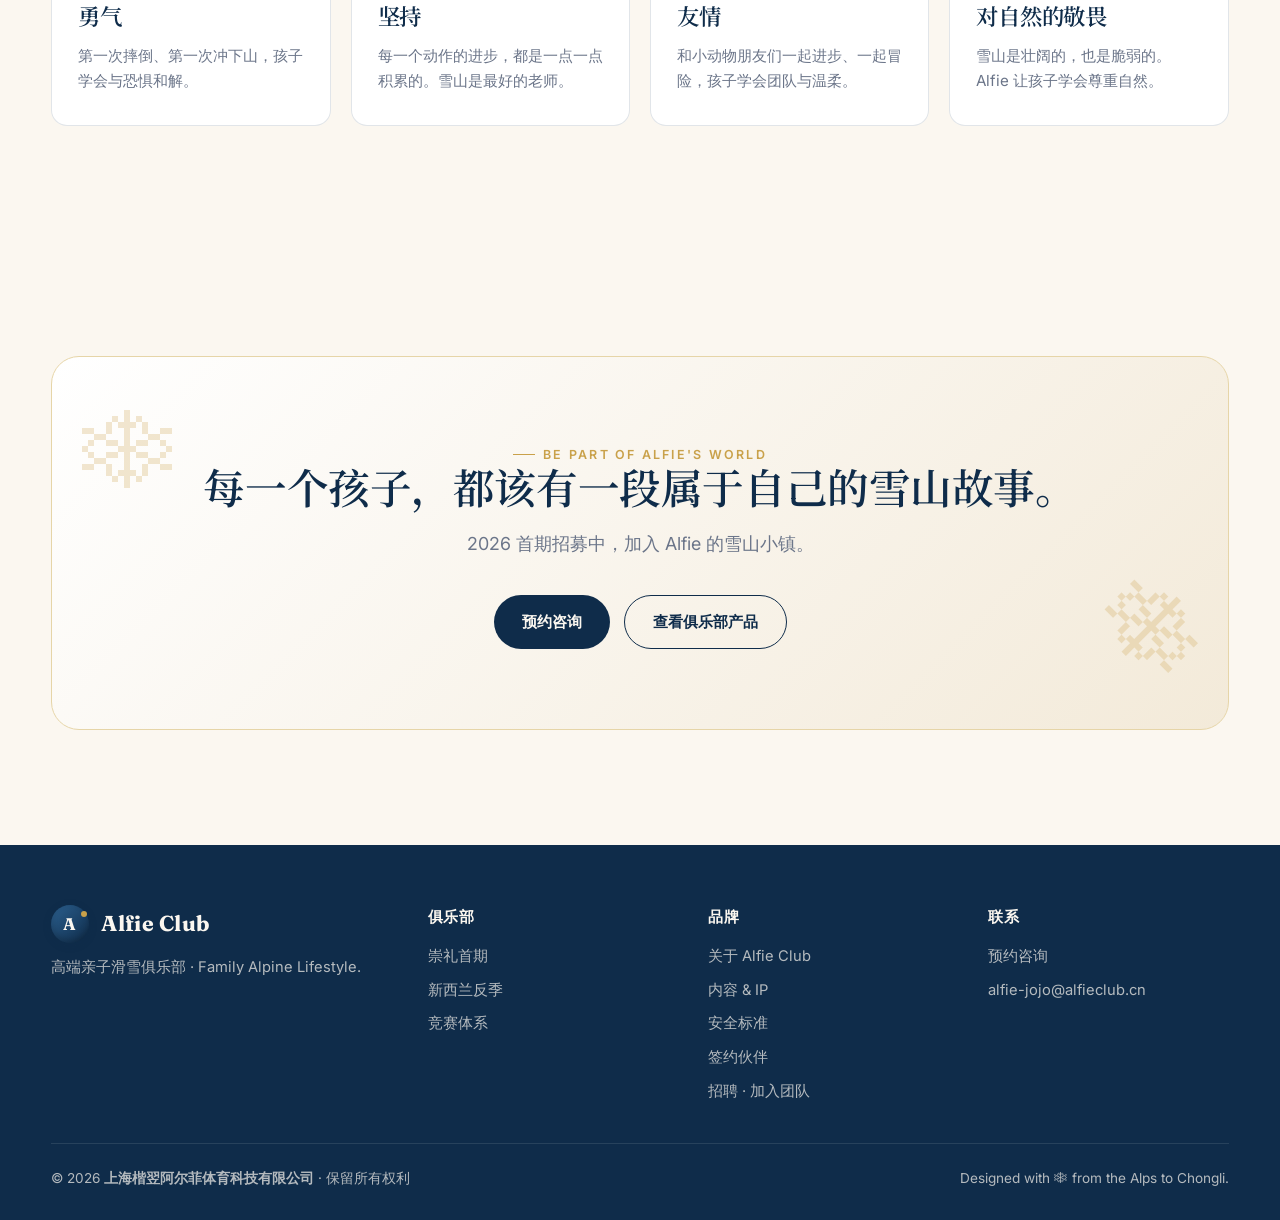
<file: ip.html>
<!DOCTYPE html>
<html lang="zh-CN">
<head>
<meta charset="UTF-8">
<meta name="viewport" content="width=device-width, initial-scale=1.0">
<title data-i18n="title.ip">内容 & IP · Alfie Club</title>
<meta name="description" content="Alfie's world · kids ski animation IP, video content matrix, brand worldview.">
<link rel="preconnect" href="https://fonts.googleapis.com">
<link rel="preconnect" href="https://fonts.gstatic.com" crossorigin>
<link href="https://fonts.googleapis.com/css2?family=Fraunces:ital,opsz,wght@0,9..144,400;0,9..144,600;0,9..144,700;1,9..144,600&family=Inter:wght@400;500;600;700&family=Noto+Serif+SC:wght@500;700&display=swap" rel="stylesheet">
<link rel="icon" type="image/png" sizes="32x32" href="assets/favicon-32.png">
<link rel="icon" type="image/png" sizes="192x192" href="assets/favicon-192.png">
<link rel="apple-touch-icon" sizes="180x180" href="assets/apple-touch-icon.png">
<link rel="manifest" href="manifest.webmanifest">
<meta name="theme-color" content="#0f2c4a">
<link rel="stylesheet" href="assets/style.css">
</head>
<body>

<header class="nav">
  <div class="container nav-inner">
    <a href="index.html" class="brand"><span class="brand-mark" style="position:relative;">A</span>Alfie Club</a>
    <button class="nav-toggle" aria-label="menu">☰</button>
    <nav>
      <ul class="nav-links">
        <li><a href="index.html" data-i18n="nav.home">首页</a></li>
        <li><a href="about.html" data-i18n="nav.about">品牌理念</a></li>
        <li><a href="club.html" data-i18n="nav.club">俱乐部</a></li>
        <li><a href="ip.html" class="active" data-i18n="nav.ip">内容 & IP</a></li>
        <li><a href="contact.html" data-i18n="nav.contact">加入我们</a></li>
        <li><a href="contact.html" class="nav-cta" data-i18n="nav.cta">预约咨询</a></li>
        <li><button class="lang-toggle" type="button">EN</button></li>
      </ul>
    </nav>
  </div>
</header>

<section class="page-hero">
  <div class="snow"></div>
  <div class="container reveal">
    <span class="eyebrow" data-i18n="ip.hero.eyebrow">Alfie's World · IP 世界观</span>
    <h1><span data-i18n="ip.hero.h1.a">不只是俱乐部，</span><br><span data-i18n="ip.hero.h1.b">是一座长大的</span><span style="color: var(--gold); font-style: italic;" data-i18n="ip.hero.h1.c">雪山小镇。</span></h1>
    <p class="lead" data-i18n="ip.hero.lead">Alfie Club 不止于雪场……</p>
  </div>
</section>

<section>
  <div class="container split">
    <div class="reveal">
      <span class="eyebrow" data-i18n="ip.story.eyebrow">The Story</span>
      <h2><span data-i18n="ip.story.h2.a">故事的开始 ——</span><br><span data-i18n="ip.story.h2.b">一只迷上滑雪的小狗。</span></h2>
      <p class="lead" style="margin-top: 18px;" data-i18n="ip.story.p1">Alfie 是一只……</p>
      <p style="margin-top: 18px; color: var(--ink);" data-i18n="ip.story.p2">在 Alfie 的世界里……</p>
      <p style="margin-top: 14px; color: var(--ink);" data-i18n="ip.story.p3">而每一个走进 Alfie Club 的孩子……</p>
    </div>
    <div class="reveal">
      <div class="product-visual" style="aspect-ratio: 4/4.4;">
        <div style="position:absolute; inset:0; display:grid; place-items:center;">
          <img src="assets/alfie-mascot.png" alt="Alfie" onerror="this.onerror=null;this.src='assets/mascot.svg';" style="width: 75%; animation: float 5s ease-in-out infinite;">
        </div>
      </div>
    </div>
  </div>
</section>

<section style="background: var(--cream-warm);">
  <div class="container">
    <div class="section-head reveal">
      <span class="eyebrow" data-i18n="ip.matrix.eyebrow">Content Matrix · 内容矩阵</span>
      <h2><span data-i18n="ip.matrix.h2.a">三条内容线，</span><br><span data-i18n="ip.matrix.h2.b">陪伴孩子从屏幕走到雪山。</span></h2>
    </div>
    <div class="ip-grid">
      <div class="ip-card reveal">
        <div class="ip-card-img" style="background: var(--cream-warm) url('assets/alfie-snow-town.jpg') center/contain no-repeat;"></div>
        <span class="eyebrow" data-i18n="ip.m1.eyebrow">Animation · 动画 IP</span>
        <h3 style="margin-top: 8px;" data-i18n="ip.m1.h3">《Alfie 的雪山小镇》</h3>
        <p data-i18n="ip.m1.p">面向 4–8 岁儿童的滑雪主题动画番剧……</p>
      </div>
      <div class="ip-card reveal">
        <div class="ip-card-img" style="background: url('assets/photo-family-joy.jpg') center/cover no-repeat;"></div>
        <span class="eyebrow" data-i18n="ip.m2.eyebrow">Short Video · 教学短视频</span>
        <h3 style="margin-top: 8px;" data-i18n="ip.m2.h3">家庭滑雪学院</h3>
        <p data-i18n="ip.m2.p">在小红书 / 抖音……</p>
      </div>
      <div class="ip-card reveal">
        <div class="ip-card-img" style="background: var(--cream-warm) url('assets/alfie-goods.jpg') center/contain no-repeat;"></div>
        <span class="eyebrow" data-i18n="ip.m3.eyebrow">Books & Goods · 出版与周边</span>
        <h3 style="margin-top: 8px;" data-i18n="ip.m3.h3">Alfie 绘本与生活方式周边</h3>
        <p data-i18n="ip.m3.p">Alfie 主题绘本……</p>
      </div>
      <div class="ip-card reveal">
        <div class="ip-card-img" style="background: url('assets/photo-lodge.jpg') center/cover no-repeat;"></div>
        <span class="eyebrow" data-i18n="ip.m4.eyebrow">Community · 会员社群</span>
        <h3 style="margin-top: 8px;" data-i18n="ip.m4.h3">小镇成员的私享社群</h3>
        <p data-i18n="ip.m4.p">会员家庭专属的内容……</p>
      </div>
    </div>
  </div>
</section>

<section>
  <div class="container">
    <div class="section-head reveal">
      <span class="eyebrow" data-i18n="ip.phil.eyebrow">Brand Philosophy</span>
      <h2><span data-i18n="ip.phil.h2.a">我们想让孩子</span><br><span data-i18n="ip.phil.h2.b">从故事中学到这些事。</span></h2>
    </div>
    <div class="pillars">
      <div class="pillar reveal">
        <div class="pillar-icon"><svg width="26" height="26" viewBox="0 0 24 24" fill="none" stroke="currentColor" stroke-width="2" stroke-linecap="round" stroke-linejoin="round"><path d="M12 2L4 7v7c0 4 3 7 8 8 5-1 8-4 8-8V7z"/></svg></div>
        <h3 data-i18n="ip.p1.h3">勇气</h3>
        <p data-i18n="ip.p1.p">第一次摔倒……</p>
      </div>
      <div class="pillar reveal">
        <div class="pillar-icon"><svg width="26" height="26" viewBox="0 0 24 24" fill="none" stroke="currentColor" stroke-width="2" stroke-linecap="round" stroke-linejoin="round"><circle cx="12" cy="12" r="9"/><path d="M12 7v5l3 2"/></svg></div>
        <h3 data-i18n="ip.p2.h3">坚持</h3>
        <p data-i18n="ip.p2.p">每一个动作的进步……</p>
      </div>
      <div class="pillar reveal">
        <div class="pillar-icon"><svg width="26" height="26" viewBox="0 0 24 24" fill="none" stroke="currentColor" stroke-width="2" stroke-linecap="round" stroke-linejoin="round"><path d="M17 21v-2a4 4 0 00-4-4H5a4 4 0 00-4 4v2"/><circle cx="9" cy="7" r="4"/><path d="M23 21v-2a4 4 0 00-3-3.87"/><path d="M16 3.13a4 4 0 010 7.75"/></svg></div>
        <h3 data-i18n="ip.p3.h3">友情</h3>
        <p data-i18n="ip.p3.p">和小动物朋友们一起进步……</p>
      </div>
      <div class="pillar reveal">
        <div class="pillar-icon"><svg width="26" height="26" viewBox="0 0 24 24" fill="none" stroke="currentColor" stroke-width="2" stroke-linecap="round" stroke-linejoin="round"><path d="M3 12h6l2-5 4 10 2-5h4"/></svg></div>
        <h3 data-i18n="ip.p4.h3">对自然的敬畏</h3>
        <p data-i18n="ip.p4.p">雪山是壮阔的，也是脆弱的……</p>
      </div>
    </div>
  </div>
</section>

<section class="cta">
  <div class="container">
    <div class="cta-card reveal">
      <span class="eyebrow" style="justify-content:center;" data-i18n="ip.cta.eyebrow">Be Part of Alfie's World</span>
      <h2 data-i18n="ip.cta.h2">每一个孩子，都该有一段属于自己的雪山故事。</h2>
      <p class="lead" data-i18n="ip.cta.lead">2026 首期招募中……</p>
      <div class="cta-btns">
        <a class="btn btn-primary" href="contact.html" data-i18n="ip.cta.btn1">预约咨询</a>
        <a class="btn btn-ghost" href="club.html" data-i18n="ip.cta.btn2">查看俱乐部产品</a>
      </div>
    </div>
  </div>
</section>

<footer class="footer">
  <div class="container">
    <div class="footer-grid">
      <div>
        <div class="brand"><span class="brand-mark" style="position:relative;">A</span>Alfie Club</div>
        <p data-i18n="footer.tagline">高端亲子滑雪俱乐部 · Family Alpine Lifestyle.</p>
      </div>
      <div>
        <h4 data-i18n="footer.h.club">俱乐部</h4>
        <ul>
          <li><a href="club.html#chongli" data-i18n="footer.l.chongli">崇礼首期</a></li>
          <li><a href="club.html#nz" data-i18n="footer.l.nz">新西兰反季</a></li>
          <li><a href="club.html#competition" data-i18n="footer.l.comp">竞赛体系</a></li>
        </ul>
      </div>
      <div>
        <h4 data-i18n="footer.h.brand">品牌</h4>
        <ul>
          <li><a href="about.html" data-i18n="footer.l.about">关于 Alfie Club</a></li>
          <li><a href="ip.html" data-i18n="footer.l.ip">内容 & IP</a></li>
          <li><a href="about.html#safety" data-i18n="footer.l.safety">安全标准</a></li>
          <li><a href="club.html#partners" data-i18n="footer.l.partners">签约伙伴</a></li>
          <li><a href="club.html#careers" data-i18n="footer.l.careers">招聘 · 加入团队</a></li>
        </ul>
      </div>
      <div>
        <h4 data-i18n="footer.h.contact">联系</h4>
        <ul>
          <li><a href="contact.html" data-i18n="footer.l.contact">预约咨询</a></li>
          <li>alfie-jojo@alfieclub.cn</li>
        </ul>
      </div>
    </div>
    <div class="footer-bottom">
      <span data-i18n-html="footer.copy">© 2026 <strong>上海楷翌阿尔菲体育科技有限公司</strong> · 保留所有权利</span>
      <span data-i18n="footer.tag2">Designed with ❅ from the Alps to Chongli.</span>
    </div>
  </div>
</footer>

<script src="assets/i18n.js"></script>
<script src="assets/app.js"></script>
<script src="assets/music.js"></script>
</body>
</html>
</file>
<file: assets/style.css>
/* =========================================
   Alfie Club — Design System
   阿尔卑斯雪山蓝 × 暖米白 × 金色点缀
   ========================================= */

:root {
  --alpine-deep: #0f2c4a;
  --alpine-blue: #2b5f8e;
  --alpine-mid: #6a9ec6;
  --sky: #cfe3f4;
  --cream: #fbf7f0;
  --cream-warm: #f3ead9;
  --gold: #c9a14a;
  --gold-soft: #e6d5a8;
  --accent-red: #c8553d;
  --ink: #1c2433;
  --muted: #6b7589;
  --line: rgba(15, 44, 74, 0.12);

  --font-serif: "Playfair Display", "Noto Serif SC", "Songti SC", serif;
  --font-sans: "Inter", "PingFang SC", "Noto Sans SC", -apple-system, BlinkMacSystemFont, sans-serif;
  --font-display: "Fraunces", "Playfair Display", "Noto Serif SC", serif;

  --radius-sm: 8px;
  --radius: 16px;
  --radius-lg: 28px;
  --shadow-sm: 0 2px 10px rgba(15, 44, 74, 0.06);
  --shadow: 0 12px 40px rgba(15, 44, 74, 0.1);
  --shadow-lg: 0 24px 70px rgba(15, 44, 74, 0.14);
}

* { box-sizing: border-box; margin: 0; padding: 0; }

html { scroll-behavior: smooth; }

body {
  font-family: var(--font-sans);
  color: var(--ink);
  background: var(--cream);
  line-height: 1.6;
  -webkit-font-smoothing: antialiased;
  overflow-x: hidden;
}

/* paper-grain background */
body::before {
  content: "";
  position: fixed;
  inset: 0;
  background-image:
    radial-gradient(circle at 20% 10%, rgba(201, 161, 74, 0.06), transparent 40%),
    radial-gradient(circle at 80% 90%, rgba(43, 95, 142, 0.05), transparent 45%);
  pointer-events: none;
  z-index: -1;
}

img { max-width: 100%; display: block; }

a { color: var(--alpine-blue); text-decoration: none; transition: color .2s; }
a:hover { color: var(--gold); }

/* =========================================
   Typography
   ========================================= */
h1, h2, h3, h4 { font-family: var(--font-display); font-weight: 600; color: var(--alpine-deep); letter-spacing: -0.01em; }
h1 { font-size: clamp(2.4rem, 5vw, 4rem); line-height: 1.08; }
h2 { font-size: clamp(1.8rem, 3.4vw, 2.6rem); line-height: 1.18; }
h3 { font-size: clamp(1.2rem, 2vw, 1.4rem); }

.eyebrow {
  display: inline-flex;
  align-items: center;
  gap: 8px;
  font-family: var(--font-sans);
  font-size: 0.78rem;
  letter-spacing: 0.18em;
  text-transform: uppercase;
  color: var(--gold);
  font-weight: 600;
}
.eyebrow::before {
  content: "";
  width: 22px; height: 1px; background: var(--gold);
}

.chinese-tag {
  font-family: var(--font-sans);
  font-size: 0.95rem;
  color: var(--alpine-blue);
  display: block;
  margin-top: 6px;
  font-weight: 500;
  letter-spacing: 0.05em;
}

.lead {
  font-size: clamp(1rem, 1.4vw, 1.15rem);
  color: var(--muted);
  max-width: 56ch;
}

/* =========================================
   Layout
   ========================================= */
.container { width: min(1180px, 92vw); margin: 0 auto; }

section { padding: clamp(60px, 9vw, 120px) 0; position: relative; }

.section-head { margin-bottom: 56px; max-width: 720px; }
.section-head .eyebrow { margin-bottom: 14px; }

/* =========================================
   Nav
   ========================================= */
.nav {
  position: sticky;
  top: 0;
  z-index: 50;
  background: rgba(251, 247, 240, 0.85);
  backdrop-filter: saturate(180%) blur(14px);
  -webkit-backdrop-filter: saturate(180%) blur(14px);
  border-bottom: 1px solid var(--line);
}
.nav-inner {
  display: flex;
  align-items: center;
  justify-content: space-between;
  padding: 18px 0;
}
.brand {
  display: flex;
  align-items: center;
  gap: 12px;
  font-family: var(--font-display);
  font-size: 1.35rem;
  font-weight: 700;
  color: var(--alpine-deep);
  letter-spacing: 0.02em;
}
.brand-mark {
  width: 38px; height: 38px;
  border-radius: 50%;
  background: linear-gradient(135deg, var(--alpine-blue), var(--alpine-deep));
  display: grid; place-items: center;
  color: var(--cream);
  font-size: 1.05rem;
  font-family: var(--font-display);
  font-weight: 700;
  box-shadow: inset 0 -3px 6px rgba(0,0,0,0.2), 0 2px 8px rgba(15, 44, 74, 0.2);
}
.brand-mark::after {
  content: "";
  position: absolute;
  width: 6px; height: 6px;
  background: var(--gold);
  border-radius: 50%;
  transform: translate(14px, -10px);
}
.nav-links {
  display: flex; align-items: center; gap: 32px;
  list-style: none;
}
.nav-links a {
  font-size: 0.95rem;
  font-weight: 500;
  color: var(--ink);
  position: relative;
  padding: 6px 0;
}
.nav-links a.active::after,
.nav-links a:hover::after {
  content: "";
  position: absolute;
  left: 0; right: 0; bottom: 0;
  height: 2px;
  background: var(--gold);
  border-radius: 2px;
}
.nav-cta {
  background: var(--gold);
  color: var(--alpine-deep);
  padding: 10px 20px;
  border-radius: 999px;
  font-size: 0.9rem;
  font-weight: 700;
  letter-spacing: 0.02em;
  transition: transform .2s, box-shadow .2s, background .2s, color .2s;
}
.nav-cta:hover {
  color: var(--gold);
  background: var(--alpine-deep);
  transform: translateY(-1px);
  box-shadow: 0 8px 24px rgba(201, 161, 74, 0.35);
}

.nav-toggle { display: none; background: transparent; border: none; cursor: pointer; }

.lang-toggle {
  background: transparent;
  border: 1.5px solid var(--alpine-deep);
  color: var(--alpine-deep);
  font-family: var(--font-sans);
  font-size: 0.82rem;
  font-weight: 700;
  padding: 6px 12px;
  border-radius: 999px;
  cursor: pointer;
  transition: background .2s, color .2s, transform .2s;
  letter-spacing: 0.05em;
  min-width: 42px;
}
.lang-toggle:hover { background: var(--alpine-deep); color: var(--cream); transform: translateY(-1px); }
html[data-lang="en"] body { font-family: "Inter", -apple-system, sans-serif; }

@media (max-width: 820px) {
  .nav-links { display: none; position: absolute; top: 100%; left: 0; right: 0; flex-direction: column; background: var(--cream); padding: 24px; gap: 16px; border-bottom: 1px solid var(--line); }
  .nav-links.open { display: flex; }
  .nav-toggle { display: block; font-size: 1.4rem; color: var(--alpine-deep); }
}

/* =========================================
   Buttons
   ========================================= */
.btn {
  display: inline-flex;
  align-items: center;
  gap: 10px;
  padding: 14px 28px;
  border-radius: 999px;
  font-weight: 600;
  font-size: 0.95rem;
  transition: transform .2s, box-shadow .2s, background .2s;
  cursor: pointer;
  border: none;
  font-family: inherit;
}
.btn-primary {
  background: var(--alpine-deep);
  color: var(--cream);
}
.btn-primary:hover { color: var(--cream); transform: translateY(-2px); box-shadow: var(--shadow); }
.btn-gold {
  background: var(--gold);
  color: var(--alpine-deep);
}
.btn-gold:hover { color: var(--alpine-deep); transform: translateY(-2px); box-shadow: 0 12px 30px rgba(201, 161, 74, 0.4); }
.btn-ghost {
  background: transparent;
  color: var(--alpine-deep);
  border: 1.5px solid var(--alpine-deep);
}
.btn-ghost:hover { background: var(--alpine-deep); color: var(--cream); }

/* =========================================
   Hero
   ========================================= */
.hero {
  position: relative;
  padding: 80px 0 100px;
  overflow: hidden;
  background: linear-gradient(180deg, var(--cream) 0%, var(--sky) 100%);
}
.hero-grid {
  display: grid;
  grid-template-columns: 1.05fr 1fr;
  gap: 48px;
  align-items: center;
  position: relative;
  z-index: 2;
}
.hero h1 .gold { color: var(--gold); font-style: italic; }
.hero .lead { margin-top: 24px; font-size: clamp(1rem, 1.4vw, 1.18rem); color: var(--ink); opacity: 0.78; }
.hero-cta { display: flex; gap: 14px; margin-top: 36px; flex-wrap: wrap; }

.hero-stats {
  display: flex;
  gap: 36px;
  margin-top: 56px;
  padding-top: 28px;
  border-top: 1px solid var(--line);
}
.stat .num {
  font-family: var(--font-display);
  font-size: 2rem;
  font-weight: 700;
  color: var(--alpine-deep);
  display: block;
  line-height: 1;
}
.stat .label { font-size: 0.82rem; color: var(--muted); margin-top: 6px; }

.hero-visual {
  position: relative;
  aspect-ratio: 1 / 1.05;
}

/* mountain backdrop */
.mountains {
  position: absolute;
  inset: auto 0 -20px 0;
  width: 100%;
  height: 38%;
  z-index: 1;
  pointer-events: none;
}

/* snow particles */
.snow {
  position: absolute;
  inset: 0;
  pointer-events: none;
  z-index: 1;
}
.snowflake {
  position: absolute;
  color: rgba(255, 255, 255, 0.85);
  font-size: 14px;
  animation: fall linear infinite;
  filter: drop-shadow(0 0 2px rgba(255,255,255,0.5));
}
@keyframes fall {
  0% { transform: translateY(-10vh) rotate(0deg); opacity: 0; }
  10% { opacity: 0.9; }
  100% { transform: translateY(110vh) rotate(360deg); opacity: 0.2; }
}

/* mascot card */
.mascot-card {
  position: relative;
  width: 100%; height: 100%;
  background: linear-gradient(160deg, #ffffff 0%, var(--sky) 100%);
  border-radius: var(--radius-lg);
  box-shadow: var(--shadow-lg);
  overflow: hidden;
  display: grid; place-items: center;
  border: 1px solid rgba(255,255,255,0.6);
}
.mascot-card::before {
  content: "";
  position: absolute;
  inset: 0;
  background:
    radial-gradient(circle at 30% 20%, rgba(255,255,255,0.6), transparent 50%),
    radial-gradient(circle at 70% 80%, rgba(201, 161, 74, 0.18), transparent 50%);
}
.mascot-frame {
  position: relative;
  width: 70%;
  animation: float 5s ease-in-out infinite;
}
@keyframes float {
  0%, 100% { transform: translateY(0); }
  50% { transform: translateY(-12px); }
}
.mascot-frame img { width: 100%; }

.mascot-badge {
  position: absolute;
  top: 22px; right: 22px;
  background: var(--cream);
  border: 1px solid var(--gold-soft);
  border-radius: 999px;
  padding: 8px 16px;
  font-size: 0.78rem;
  font-weight: 600;
  color: var(--alpine-deep);
  display: flex; align-items: center; gap: 6px;
  z-index: 2;
}
.mascot-badge .dot { width: 6px; height: 6px; border-radius: 50%; background: var(--gold); }

/* hero floating chips */
.chip {
  position: absolute;
  background: white;
  border-radius: 999px;
  padding: 10px 18px;
  font-size: 0.85rem;
  font-weight: 600;
  color: var(--alpine-deep);
  box-shadow: var(--shadow);
  display: flex; align-items: center; gap: 8px;
  z-index: 3;
}
.chip svg { width: 16px; height: 16px; color: var(--gold); }
.chip-1 { top: 14%; left: -4%; animation: float 6s ease-in-out infinite; }
.chip-2 { bottom: 22%; right: -6%; animation: float 5.5s ease-in-out 0.6s infinite; }
.chip-3 { bottom: 6%; left: 8%; animation: float 6.5s ease-in-out 1.2s infinite; }

@media (max-width: 900px) {
  .hero-grid { grid-template-columns: 1fr; }
  .hero-visual { aspect-ratio: 1 / 1; max-width: 480px; margin: 0 auto; }
  .hero-stats { gap: 22px; flex-wrap: wrap; }
}

/* =========================================
   Pillars / Cards
   ========================================= */
.pillars {
  display: grid;
  grid-template-columns: repeat(4, 1fr);
  gap: 20px;
}
.pillar {
  background: white;
  border-radius: var(--radius);
  padding: 32px 26px;
  border: 1px solid var(--line);
  transition: transform .3s, box-shadow .3s, border-color .3s;
  position: relative;
  overflow: hidden;
}
.pillar:hover { transform: translateY(-4px); box-shadow: var(--shadow); border-color: var(--gold-soft); }
.pillar-icon {
  width: 56px; height: 56px;
  border-radius: 16px;
  background: linear-gradient(140deg, var(--sky), var(--alpine-mid));
  display: grid; place-items: center;
  color: white;
  margin-bottom: 20px;
}
.pillar h3 { margin-bottom: 8px; }
.pillar p { color: var(--muted); font-size: 0.95rem; }

@media (max-width: 900px) { .pillars { grid-template-columns: repeat(2, 1fr); } }
@media (max-width: 520px) { .pillars { grid-template-columns: 1fr; } }

/* =========================================
   Product showcase
   ========================================= */
.product-row {
  display: grid;
  grid-template-columns: 1.1fr 1fr;
  gap: 60px;
  align-items: center;
  margin-bottom: 100px;
}
.product-row.reverse { grid-template-columns: 1fr 1.1fr; }
.product-row.reverse .product-text { order: 2; }
.product-row.reverse .product-visual { order: 1; }

.product-text h2 { margin-bottom: 18px; }
.product-text .lead { margin-bottom: 28px; }
.product-features { list-style: none; display: grid; gap: 14px; margin-bottom: 32px; }
.product-features li {
  display: flex; align-items: flex-start; gap: 12px;
  font-size: 0.98rem;
  color: var(--ink);
}
.product-features svg { flex: 0 0 22px; margin-top: 2px; color: var(--gold); }

.product-visual {
  background: linear-gradient(160deg, var(--cream-warm), var(--sky));
  border-radius: var(--radius-lg);
  aspect-ratio: 4 / 3.2;
  position: relative;
  overflow: hidden;
  box-shadow: var(--shadow);
}
.product-visual .placeholder {
  position: absolute;
  inset: 0;
  display: grid; place-items: center;
  color: var(--alpine-deep);
  font-family: var(--font-display);
  font-size: 1.2rem;
  opacity: 0.45;
}
.product-visual img.photo {
  position: absolute;
  inset: 0;
  width: 100%;
  height: 100%;
  object-fit: cover;
  display: block;
}
.ip-card-img.photo {
  background-size: cover;
  background-position: center;
  position: relative;
}
.ip-card-img.photo span { display: none; }

@media (max-width: 900px) {
  .product-row, .product-row.reverse { grid-template-columns: 1fr; gap: 32px; margin-bottom: 60px; }
  .product-row.reverse .product-text, .product-row.reverse .product-visual { order: initial; }
}

/* =========================================
   Roadmap
   ========================================= */
.roadmap {
  background: linear-gradient(180deg, var(--alpine-deep) 0%, #081a30 100%);
  color: var(--cream);
  position: relative;
  overflow: hidden;
}
.roadmap::before {
  content: "";
  position: absolute;
  inset: 0;
  background-image:
    radial-gradient(circle at 15% 30%, rgba(201, 161, 74, 0.12), transparent 50%),
    radial-gradient(circle at 85% 70%, rgba(106, 158, 198, 0.18), transparent 50%);
  pointer-events: none;
}
.roadmap h2, .roadmap .eyebrow { color: var(--cream); }
.roadmap .eyebrow { color: var(--gold); }
.roadmap .lead { color: rgba(251, 247, 240, 0.7); }

.timeline {
  display: grid;
  grid-template-columns: repeat(3, 1fr);
  gap: 28px;
  margin-top: 60px;
  position: relative;
  z-index: 2;
}
.tl-item {
  background: rgba(255, 255, 255, 0.04);
  border: 1px solid rgba(255, 255, 255, 0.1);
  border-radius: var(--radius);
  padding: 32px 26px;
  position: relative;
  transition: transform .3s, border-color .3s, background .3s;
}
.tl-item:hover { transform: translateY(-4px); border-color: var(--gold); background: rgba(255,255,255,0.06); }
.tl-year {
  font-family: var(--font-display);
  font-size: 2.4rem;
  font-weight: 700;
  color: var(--gold);
  line-height: 1;
  margin-bottom: 6px;
}
.tl-season { font-size: 0.85rem; color: rgba(251,247,240,0.6); margin-bottom: 18px; }
.tl-item h3 { color: var(--cream); margin-bottom: 12px; }
.tl-item ul { list-style: none; display: grid; gap: 8px; font-size: 0.92rem; color: rgba(251,247,240,0.85); }
.tl-item ul li::before { content: "❄"; color: var(--gold); margin-right: 8px; }

@media (max-width: 900px) { .timeline { grid-template-columns: 1fr; } }

/* =========================================
   CTA section
   ========================================= */
.cta {
  text-align: center;
}
.cta-card {
  background: linear-gradient(135deg, #ffffff 0%, var(--cream-warm) 100%);
  border: 1px solid var(--gold-soft);
  border-radius: var(--radius-lg);
  padding: clamp(40px, 7vw, 80px);
  position: relative;
  overflow: hidden;
}
.cta-card::before, .cta-card::after {
  content: "❅";
  position: absolute;
  color: var(--gold);
  opacity: 0.25;
  font-size: 6rem;
}
.cta-card::before { top: 20px; left: 30px; }
.cta-card::after { bottom: 20px; right: 30px; transform: rotate(45deg); }
.cta h2 { margin-bottom: 16px; }
.cta .lead { margin: 0 auto 36px; }
.cta-btns { display: flex; gap: 14px; justify-content: center; flex-wrap: wrap; }

/* =========================================
   Footer
   ========================================= */
.footer {
  background: var(--alpine-deep);
  color: rgba(251, 247, 240, 0.7);
  padding: 60px 0 30px;
}
.footer-grid {
  display: grid;
  grid-template-columns: 1.4fr 1fr 1fr 1fr;
  gap: 40px;
  margin-bottom: 40px;
}
.footer h4 { color: var(--cream); font-family: var(--font-sans); font-size: 0.95rem; margin-bottom: 16px; letter-spacing: 0.05em; }
.footer ul { list-style: none; display: grid; gap: 10px; font-size: 0.92rem; }
.footer a { color: rgba(251, 247, 240, 0.7); }
.footer a:hover { color: var(--gold); }
.footer .brand { color: var(--cream); margin-bottom: 12px; }
.footer p { font-size: 0.92rem; line-height: 1.7; }
.footer-bottom {
  padding-top: 24px;
  border-top: 1px solid rgba(255,255,255,0.1);
  display: flex; justify-content: space-between; flex-wrap: wrap; gap: 12px;
  font-size: 0.85rem;
}

@media (max-width: 820px) {
  .footer-grid { grid-template-columns: 1fr 1fr; }
}

/* =========================================
   Inner page hero (smaller)
   ========================================= */
.page-hero {
  padding: 80px 0 60px;
  background: linear-gradient(180deg, var(--cream) 0%, var(--sky) 100%);
  text-align: center;
  position: relative;
  overflow: hidden;
}
.page-hero .container { position: relative; z-index: 2; }
.page-hero h1 { max-width: 800px; margin: 16px auto 18px; }
.page-hero .lead { margin: 0 auto; }

/* =========================================
   Two column content blocks
   ========================================= */
.split {
  display: grid;
  grid-template-columns: 1fr 1fr;
  gap: 60px;
  align-items: center;
}
@media (max-width: 900px) { .split { grid-template-columns: 1fr; } }

.value-list {
  display: grid;
  grid-template-columns: 1fr 1fr;
  gap: 24px;
}
.value-item {
  padding: 24px;
  background: white;
  border-radius: var(--radius);
  border: 1px solid var(--line);
}
.value-item h3 { font-size: 1.1rem; margin-bottom: 8px; }
.value-item p { font-size: 0.92rem; color: var(--muted); }
.value-item .num {
  font-family: var(--font-display);
  font-weight: 700;
  color: var(--gold);
  font-size: 1.4rem;
  margin-right: 6px;
}
@media (max-width: 520px) { .value-list { grid-template-columns: 1fr; } }

/* =========================================
   Coach grid
   ========================================= */
.coach-grid {
  display: grid;
  grid-template-columns: repeat(3, 1fr);
  gap: 24px;
}
.coach {
  background: white;
  border-radius: var(--radius);
  overflow: hidden;
  border: 1px solid var(--line);
  transition: transform .3s, box-shadow .3s;
}
.coach:hover { transform: translateY(-4px); box-shadow: var(--shadow); }
.coach-img {
  aspect-ratio: 4 / 3;
  background: linear-gradient(135deg, var(--sky), var(--alpine-mid));
  background-size: cover;
  background-position: center;
  display: grid; place-items: center;
  color: white;
  font-family: var(--font-display);
  font-size: 1.4rem;
  position: relative;
}
.coach-img.has-photo { background-color: transparent; }

/* Inline coach video showcase */
.coach-video {
  width: 100%;
  background: var(--alpine-deep);
  border-radius: var(--radius-lg);
  overflow: hidden;
  box-shadow: var(--shadow);
  margin-bottom: 40px;
  position: relative;
}
.coach-video video {
  width: 100%;
  display: block;
  aspect-ratio: 16 / 9;
  object-fit: cover;
  background: #000;
}
.coach-video .video-cap {
  display: flex;
  justify-content: space-between;
  align-items: center;
  padding: 14px 22px;
  background: rgba(15, 44, 74, 0.96);
  color: var(--cream);
  font-size: 0.92rem;
}
.coach-video .video-cap .eyebrow { color: var(--gold); margin: 0; }
.coach-video .video-cap .caption-text {
  font-family: var(--font-display);
  font-style: italic;
}

/* Team banner above coach cards */
.coach-banner {
  width: 100%;
  aspect-ratio: 21 / 7;
  border-radius: var(--radius-lg);
  background-size: cover;
  background-position: center;
  margin-bottom: 40px;
  position: relative;
  overflow: hidden;
  box-shadow: var(--shadow);
}
.coach-banner::after {
  content: "";
  position: absolute; inset: 0;
  background: linear-gradient(180deg, transparent 50%, rgba(15, 44, 74, 0.6) 100%);
}
.coach-banner .caption {
  position: absolute;
  bottom: 18px; left: 24px;
  color: var(--cream);
  font-family: var(--font-display);
  font-size: clamp(0.9rem, 1.5vw, 1.1rem);
  z-index: 2;
  letter-spacing: 0.05em;
}
@media (max-width: 700px) {
  .coach-banner { aspect-ratio: 16 / 9; }
}
.coach-body { padding: 22px; }
.coach-body h3 { margin-bottom: 4px; font-size: 1.1rem; }
.coach-body .role { color: var(--gold); font-size: 0.85rem; font-weight: 600; margin-bottom: 12px; }
.coach-body p { font-size: 0.92rem; color: var(--muted); }
.coach-grid.cols-4 { grid-template-columns: repeat(4, 1fr); }
@media (max-width: 1100px) { .coach-grid.cols-4 { grid-template-columns: repeat(2, 1fr); } }
@media (max-width: 820px) { .coach-grid { grid-template-columns: 1fr 1fr; } }
@media (max-width: 520px) { .coach-grid, .coach-grid.cols-4 { grid-template-columns: 1fr; } }

/* Photo Gallery — Coach Wang's photography */
.gallery {
  background: linear-gradient(180deg, var(--cream-warm) 0%, var(--cream) 100%);
  padding-top: clamp(40px, 6vw, 80px);
  padding-bottom: clamp(40px, 6vw, 80px);
}
.gallery .section-head { margin-bottom: 32px; }
.gallery-grid {
  display: grid;
  grid-template-columns: repeat(3, 1fr);
  gap: 16px;
  margin-top: 28px;
}
.gallery-item {
  position: relative;
  border-radius: var(--radius);
  overflow: hidden;
  aspect-ratio: 4 / 3;
  box-shadow: var(--shadow-sm);
  transition: transform .3s, box-shadow .3s;
  cursor: zoom-in;
}
.gallery-item:hover {
  transform: translateY(-3px);
  box-shadow: var(--shadow);
}
.gallery-item img {
  width: 100%;
  height: 100%;
  object-fit: cover;
  display: block;
  transition: transform .5s;
}
.gallery-item:hover img {
  transform: scale(1.05);
}
.gallery-item .caption {
  position: absolute;
  inset: auto 0 0 0;
  padding: 22px 16px 14px;
  color: white;
  font-size: 0.88rem;
  font-weight: 500;
  background: linear-gradient(180deg, transparent 0%, rgba(15, 44, 74, 0.75) 100%);
  opacity: 0;
  transform: translateY(8px);
  transition: opacity .3s, transform .3s;
}
.gallery-item:hover .caption {
  opacity: 1;
  transform: translateY(0);
}
.gallery-credit {
  text-align: center;
  margin-top: 28px;
  color: var(--muted);
  font-size: 0.85rem;
  letter-spacing: 0.06em;
}
.gallery-credit strong {
  color: var(--gold);
  font-weight: 600;
}
@media (max-width: 900px) { .gallery-grid { grid-template-columns: repeat(2, 1fr); } }
@media (max-width: 560px) { .gallery-grid { grid-template-columns: repeat(2, 1fr); gap: 8px; } }

/* =========================================
   IP showcase
   ========================================= */
.ip-grid {
  display: grid;
  grid-template-columns: repeat(2, 1fr);
  gap: 24px;
}
.ip-card {
  background: white;
  border-radius: var(--radius-lg);
  padding: 36px;
  border: 1px solid var(--line);
  position: relative;
  overflow: hidden;
  transition: transform .3s, box-shadow .3s;
}
.ip-card:hover { transform: translateY(-4px); box-shadow: var(--shadow); }
.ip-card-img {
  aspect-ratio: 16 / 9;
  border-radius: var(--radius);
  background: linear-gradient(135deg, var(--cream-warm), var(--sky));
  margin-bottom: 20px;
  display: grid; place-items: center;
  color: var(--alpine-deep);
  font-family: var(--font-display);
  opacity: 0.8;
}
.ip-card h3 { margin-bottom: 10px; }
.ip-card p { color: var(--muted); font-size: 0.95rem; }
@media (max-width: 820px) { .ip-grid { grid-template-columns: 1fr; } }

/* =========================================
   Package cards (Club products)
   ========================================= */
.cat-block { margin-bottom: 80px; }
.cat-head { margin-bottom: 32px; max-width: 720px; }
.cat-tag {
  display: inline-block;
  background: var(--alpine-deep);
  color: var(--gold);
  font-size: 0.78rem;
  letter-spacing: 0.16em;
  text-transform: uppercase;
  font-weight: 700;
  padding: 6px 14px;
  border-radius: 999px;
  margin-bottom: 14px;
}
.cat-head h2 { margin-bottom: 10px; }
.cat-head .lead { color: var(--muted); }

.package-grid {
  display: grid;
  grid-template-columns: repeat(4, 1fr);
  gap: 18px;
}
.package-grid.cols-3 { grid-template-columns: repeat(3, 1fr); }
.package-grid.cols-2 { grid-template-columns: repeat(2, 1fr); }

.pkg {
  background: white;
  border: 1px solid var(--line);
  border-radius: var(--radius);
  padding: 28px 24px;
  position: relative;
  transition: transform .3s, box-shadow .3s, border-color .3s;
  display: flex;
  flex-direction: column;
}
.pkg:hover {
  transform: translateY(-4px);
  box-shadow: var(--shadow);
  border-color: var(--gold-soft);
}
.pkg.featured {
  background: linear-gradient(160deg, #fff 0%, var(--cream-warm) 100%);
  border-color: var(--gold-soft);
}
.pkg.featured::before {
  content: "★";
  position: absolute;
  top: 14px; right: 16px;
  color: var(--gold);
  font-size: 1.1rem;
}
.pkg-name {
  font-family: var(--font-display);
  font-size: 1.25rem;
  font-weight: 600;
  color: var(--alpine-deep);
  margin-bottom: 10px;
  line-height: 1.2;
}
.pkg-config {
  font-size: 0.86rem;
  color: var(--muted);
  margin-bottom: 18px;
  line-height: 1.55;
  flex: 1;
}
.pkg-price {
  font-family: var(--font-display);
  font-size: 1.05rem;
  font-weight: 600;
  color: var(--gold);
  padding-top: 16px;
  border-top: 1px solid var(--line);
  letter-spacing: 0.01em;
}

@media (max-width: 1024px) {
  .package-grid, .package-grid.cols-3 { grid-template-columns: repeat(2, 1fr); }
}
@media (max-width: 560px) {
  .package-grid, .package-grid.cols-3, .package-grid.cols-2 { grid-template-columns: 1fr; }
}

/* Alfie 110 Kitchen */
.kitchen {
  background: linear-gradient(180deg, var(--cream-warm) 0%, var(--cream) 100%);
  position: relative;
  overflow: hidden;
}
.kitchen::before {
  content: "110";
  position: absolute;
  top: -30px; right: 4%;
  font-family: var(--font-display);
  font-size: clamp(12rem, 22vw, 24rem);
  font-weight: 700;
  color: rgba(201, 161, 74, 0.07);
  letter-spacing: -0.04em;
  line-height: 1;
  pointer-events: none;
  user-select: none;
}
.kitchen .container { position: relative; z-index: 2; }
.kitchen-head { max-width: 720px; margin-bottom: 56px; }
.kitchen-head h2 { margin-top: 14px; margin-bottom: 18px; }

.kitchen-grid {
  display: grid;
  grid-template-columns: repeat(4, 1fr);
  gap: 20px;
}
.kitchen-card {
  background: white;
  border: 1px solid var(--line);
  border-radius: var(--radius);
  padding: 30px 26px;
  transition: transform .3s, box-shadow .3s, border-color .3s;
  position: relative;
}
.kitchen-card:hover {
  transform: translateY(-4px);
  box-shadow: var(--shadow);
  border-color: var(--gold-soft);
}
.kitchen-card .num {
  font-family: var(--font-display);
  font-size: 0.95rem;
  color: var(--gold);
  font-weight: 600;
  letter-spacing: 0.1em;
  margin-bottom: 14px;
  display: block;
}
.kitchen-card h3 { margin-bottom: 8px; font-size: 1.1rem; }
.kitchen-card p { color: var(--muted); font-size: 0.92rem; }

@media (max-width: 1024px) { .kitchen-grid { grid-template-columns: repeat(2, 1fr); } }
@media (max-width: 560px) { .kitchen-grid { grid-template-columns: 1fr; } }

/* Signed Partners */
.partners {
  background: linear-gradient(180deg, var(--cream) 0%, var(--cream-warm) 100%);
}
.partners-grid {
  display: grid;
  grid-template-columns: 1fr 1fr;
  gap: 28px;
  margin-top: 50px;
}
.partner-card {
  background: white;
  border: 1px solid var(--line);
  border-radius: var(--radius-lg);
  overflow: hidden;
  transition: transform .3s, box-shadow .3s, border-color .3s;
  display: flex;
  flex-direction: column;
}
.partner-card:hover {
  transform: translateY(-4px);
  box-shadow: var(--shadow);
  border-color: var(--gold-soft);
}
.partner-media {
  aspect-ratio: 4 / 3;
  position: relative;
  overflow: hidden;
  background: #0a0a0a;
}
.partner-media img {
  width: 100%;
  height: 100%;
  object-fit: cover;
  object-position: center 30%;  /* 略偏上，确保肖像头部不被裁 */
  display: block;
}
.partner-media video {
  width: 100%;
  height: 100%;
  object-fit: cover;
  background: #0a0a0a;
  display: block;
}
.partner-body {
  padding: 22px 24px 24px;
}
.partner-tag {
  display: inline-block;
  font-size: 0.74rem;
  letter-spacing: 0.16em;
  text-transform: uppercase;
  font-weight: 700;
  color: var(--gold);
  background: rgba(201, 161, 74, 0.12);
  padding: 5px 12px;
  border-radius: 999px;
  margin-bottom: 14px;
}
.partner-card h3 {
  font-family: var(--font-display);
  font-size: 1.4rem;
  color: var(--alpine-deep);
  margin-bottom: 6px;
}
.partner-card .role {
  color: var(--gold);
  font-size: 0.92rem;
  font-weight: 600;
  margin-bottom: 14px;
}
.partner-card .bio {
  color: var(--muted);
  font-size: 0.95rem;
  line-height: 1.65;
}

@media (max-width: 720px) {
  .partners-grid { grid-template-columns: 1fr; }
  .partner-media { aspect-ratio: 16 / 10; }
}

/* Recruitment */
.recruit {
  background: linear-gradient(180deg, var(--alpine-deep) 0%, #081a30 100%);
  color: var(--cream);
  position: relative;
  overflow: hidden;
}
.recruit::before {
  content: "";
  position: absolute; inset: 0;
  background:
    radial-gradient(circle at 20% 20%, rgba(201, 161, 74, 0.12), transparent 50%),
    radial-gradient(circle at 80% 80%, rgba(106, 158, 198, 0.15), transparent 50%);
}
.recruit .container { position: relative; z-index: 2; }
.recruit .eyebrow { color: var(--gold); }
.recruit h2 { color: var(--cream); }
.recruit .lead { color: rgba(251, 247, 240, 0.75); }

.recruit-grid {
  display: grid;
  grid-template-columns: 1fr 1fr;
  gap: 28px;
  margin-top: 50px;
}
.recruit-card {
  background: rgba(255, 255, 255, 0.04);
  border: 1px solid rgba(255, 255, 255, 0.12);
  border-radius: var(--radius);
  padding: 36px 32px;
  transition: transform .3s, border-color .3s, background .3s;
}
.recruit-card:hover {
  transform: translateY(-4px);
  border-color: var(--gold);
  background: rgba(255, 255, 255, 0.06);
}
.recruit-tag {
  display: inline-block;
  font-size: 0.74rem;
  letter-spacing: 0.16em;
  text-transform: uppercase;
  font-weight: 700;
  color: var(--gold);
  background: rgba(201, 161, 74, 0.14);
  padding: 5px 12px;
  border-radius: 999px;
  margin-bottom: 18px;
}
.recruit-card h3 {
  color: var(--cream);
  font-size: 1.4rem;
  margin-bottom: 6px;
}
.recruit-card .meta {
  color: rgba(251, 247, 240, 0.6);
  font-size: 0.88rem;
  margin-bottom: 22px;
}
.recruit-card ul {
  list-style: none;
  display: grid;
  gap: 10px;
  margin-bottom: 24px;
  font-size: 0.94rem;
  color: rgba(251, 247, 240, 0.88);
}
.recruit-card ul li {
  display: flex; align-items: flex-start; gap: 10px;
}
.recruit-card ul li::before {
  content: "❅";
  color: var(--gold);
  font-size: 1rem;
  line-height: 1.4;
  flex-shrink: 0;
}
.recruit-card .package {
  font-size: 0.9rem;
  color: var(--gold-soft);
  padding: 14px 16px;
  background: rgba(201, 161, 74, 0.08);
  border-radius: var(--radius-sm);
  margin-bottom: 22px;
  line-height: 1.5;
}
.recruit-card .contact-line {
  font-size: 0.88rem;
  color: rgba(251, 247, 240, 0.85);
  padding-top: 18px;
  border-top: 1px solid rgba(255, 255, 255, 0.1);
}
.recruit-card .contact-line strong {
  color: var(--gold);
  font-weight: 600;
}

@media (max-width: 820px) { .recruit-grid { grid-template-columns: 1fr; } }

/* QR code follow strip */
.qr-strip {
  margin-top: 36px;
  padding: 24px;
  background: white;
  border: 1px solid var(--line);
  border-radius: var(--radius);
}
.qr-strip-title {
  font-family: var(--font-sans);
  font-size: 0.78rem;
  letter-spacing: 0.16em;
  text-transform: uppercase;
  font-weight: 700;
  color: var(--gold);
  margin-bottom: 18px;
  display: block;
}
.qr-grid {
  display: grid;
  grid-template-columns: repeat(3, 1fr);
  gap: 16px;
}
.qr-item {
  text-align: center;
}
.qr-item .qr-frame {
  background: var(--cream);
  border: 1px solid var(--line);
  border-radius: var(--radius-sm);
  padding: 8px;
  aspect-ratio: 1;
  display: grid;
  place-items: center;
  overflow: hidden;
  transition: transform .25s, box-shadow .25s, border-color .25s;
}
.qr-item:hover .qr-frame {
  transform: translateY(-2px);
  box-shadow: var(--shadow-sm);
  border-color: var(--gold);
}
.qr-item .qr-frame img {
  width: 100%; height: 100%;
  object-fit: contain;
  display: block;
}
.qr-item .qr-label {
  margin-top: 8px;
  font-size: 0.82rem;
  font-weight: 600;
  color: var(--alpine-deep);
}
.qr-item .qr-handle {
  font-size: 0.75rem;
  color: var(--muted);
  margin-top: 2px;
}

/* Footer QR-mini variant — for footer placement */
.footer-qr {
  display: flex;
  gap: 14px;
  margin-top: 10px;
}
.footer-qr-item { text-align: center; }
.footer-qr-item img {
  width: 72px; height: 72px;
  border-radius: 8px;
  background: white;
  padding: 4px;
  display: block;
}
.footer-qr-item .qr-name {
  font-size: 0.72rem;
  color: rgba(251,247,240,0.6);
  margin-top: 6px;
}

/* Music toggle */
.music-toggle {
  position: fixed;
  bottom: 22px;
  right: 22px;
  z-index: 60;
  width: 52px;
  height: 52px;
  border-radius: 50%;
  background: var(--alpine-deep);
  color: var(--gold);
  border: 1px solid var(--gold-soft);
  display: grid;
  place-items: center;
  cursor: pointer;
  box-shadow: 0 8px 24px rgba(15, 44, 74, 0.3);
  transition: transform .2s, box-shadow .2s, background .2s;
}
.music-toggle:hover {
  transform: translateY(-2px);
  box-shadow: 0 12px 30px rgba(15, 44, 74, 0.4);
  background: var(--gold);
  color: var(--alpine-deep);
}
.music-toggle svg { width: 20px; height: 20px; }
.music-toggle.playing {
  background: var(--gold);
  color: var(--alpine-deep);
}
.music-toggle.playing::after {
  content: "";
  position: absolute;
  inset: -4px;
  border-radius: 50%;
  border: 2px solid var(--gold-soft);
  animation: pulse 2s ease-in-out infinite;
}
@keyframes pulse {
  0%, 100% { transform: scale(1); opacity: 0.7; }
  50% { transform: scale(1.15); opacity: 0; }
}

/* Simplified 6-card programme grid */
.programmes {
  display: grid;
  grid-template-columns: repeat(3, 1fr);
  gap: 22px;
}
.prog-card {
  background: white;
  border: 1px solid var(--line);
  border-radius: var(--radius);
  padding: 32px 28px;
  display: flex;
  flex-direction: column;
  transition: transform .3s, box-shadow .3s, border-color .3s;
  position: relative;
}
.prog-card:hover {
  transform: translateY(-4px);
  box-shadow: var(--shadow);
  border-color: var(--gold-soft);
}
.prog-card.featured {
  background: linear-gradient(160deg, #fff 0%, var(--cream-warm) 100%);
  border-color: var(--gold-soft);
}
.prog-tag {
  display: inline-block;
  font-family: var(--font-sans);
  font-size: 0.72rem;
  letter-spacing: 0.14em;
  text-transform: uppercase;
  font-weight: 700;
  color: var(--gold);
  background: rgba(201, 161, 74, 0.12);
  padding: 5px 12px;
  border-radius: 999px;
  align-self: flex-start;
  margin-bottom: 18px;
}
.prog-card.featured .prog-tag {
  background: var(--gold);
  color: var(--alpine-deep);
}
.prog-name {
  font-family: var(--font-display);
  font-size: 1.45rem;
  font-weight: 600;
  color: var(--alpine-deep);
  line-height: 1.2;
  margin-bottom: 12px;
}
.prog-desc {
  font-size: 0.95rem;
  color: var(--ink);
  opacity: 0.78;
  line-height: 1.6;
  margin-bottom: 18px;
  flex: 1;
}
.prog-config {
  font-size: 0.85rem;
  color: var(--muted);
  margin-bottom: 22px;
  padding: 12px 14px;
  background: var(--cream);
  border-radius: var(--radius-sm);
  line-height: 1.5;
}
.prog-price {
  font-family: var(--font-display);
  font-size: 1.15rem;
  font-weight: 600;
  color: var(--gold);
  padding-top: 18px;
  border-top: 1px solid var(--line);
}
@media (max-width: 1024px) { .programmes { grid-template-columns: repeat(2, 1fr); } }
@media (max-width: 560px) { .programmes { grid-template-columns: 1fr; } }

/* Booking-open banner */
.bookopen-banner {
  background: linear-gradient(135deg, var(--alpine-deep) 0%, #081a30 100%);
  color: var(--cream);
  border-radius: var(--radius-lg);
  padding: clamp(36px, 5vw, 56px);
  text-align: center;
  position: relative;
  overflow: hidden;
  margin-top: 60px;
}
.bookopen-banner::before, .bookopen-banner::after {
  content: "❅";
  position: absolute;
  color: var(--gold);
  opacity: 0.2;
  font-size: 5rem;
}
.bookopen-banner::before { top: 16px; left: 24px; }
.bookopen-banner::after { bottom: 16px; right: 24px; transform: rotate(45deg); }
.bookopen-banner .eyebrow { color: var(--gold); justify-content: center; display: inline-flex; }
.bookopen-banner h2 { color: var(--cream); margin: 14px 0 12px; }
.bookopen-banner .lead { color: rgba(251, 247, 240, 0.78); max-width: 56ch; margin: 0 auto 26px; }

/* Scarcity banner / bespoke card */
.bespoke {
  background: linear-gradient(135deg, var(--alpine-deep) 0%, #081a30 100%);
  color: var(--cream);
  border-radius: var(--radius-lg);
  padding: clamp(36px, 5vw, 60px);
  position: relative;
  overflow: hidden;
}
.bespoke::before {
  content: "";
  position: absolute;
  inset: 0;
  background:
    radial-gradient(circle at 15% 30%, rgba(201, 161, 74, 0.18), transparent 50%),
    radial-gradient(circle at 85% 70%, rgba(106, 158, 198, 0.18), transparent 50%);
}
.bespoke-grid {
  display: grid;
  grid-template-columns: 1.1fr 1fr;
  gap: 48px;
  align-items: center;
  position: relative;
  z-index: 2;
}
.bespoke h2 { color: var(--cream); margin-bottom: 14px; }
.bespoke .eyebrow { color: var(--gold); margin-bottom: 12px; }
.bespoke .lead { color: rgba(251, 247, 240, 0.78); margin-bottom: 28px; }
.bespoke ul { list-style: none; display: grid; gap: 14px; }
.bespoke li {
  display: flex; align-items: flex-start; gap: 12px;
  color: rgba(251, 247, 240, 0.92);
  font-size: 0.98rem;
}
.bespoke li::before {
  content: "❅";
  color: var(--gold);
  font-size: 1.2rem;
  line-height: 1;
}
@media (max-width: 820px) { .bespoke-grid { grid-template-columns: 1fr; } }

/* =========================================
   Form
   ========================================= */
.contact-grid {
  display: grid;
  grid-template-columns: 1fr 1fr;
  gap: 60px;
  align-items: start;
}
.form {
  background: white;
  padding: 40px;
  border-radius: var(--radius-lg);
  border: 1px solid var(--line);
  box-shadow: var(--shadow-sm);
}
.form-group { margin-bottom: 18px; }
.form label { display: block; font-size: 0.88rem; font-weight: 600; color: var(--alpine-deep); margin-bottom: 8px; }
.form input, .form textarea, .form select {
  width: 100%;
  padding: 12px 14px;
  border: 1px solid var(--line);
  border-radius: var(--radius-sm);
  font-family: inherit;
  font-size: 0.95rem;
  color: var(--ink);
  background: var(--cream);
  transition: border-color .2s, box-shadow .2s;
}
.form input:focus, .form textarea:focus, .form select:focus {
  outline: none;
  border-color: var(--gold);
  box-shadow: 0 0 0 3px rgba(201, 161, 74, 0.15);
}
.form textarea { min-height: 110px; resize: vertical; }
.contact-info { padding: 8px 0; }
.contact-info h3 { margin-bottom: 24px; }
.contact-info ul { list-style: none; display: grid; gap: 20px; }
.contact-info li { display: flex; gap: 14px; align-items: flex-start; }
.contact-info svg { flex: 0 0 22px; color: var(--gold); margin-top: 3px; }
.contact-info .label { font-size: 0.8rem; color: var(--muted); margin-bottom: 2px; }
.contact-info .value { font-weight: 600; color: var(--alpine-deep); }

@media (max-width: 900px) { .contact-grid { grid-template-columns: 1fr; } }

/* =========================================
   Reveal animations
   ========================================= */
.reveal { opacity: 0; transform: translateY(24px); transition: opacity .8s ease, transform .8s ease; }
.reveal.in { opacity: 1; transform: translateY(0); }
</file>
